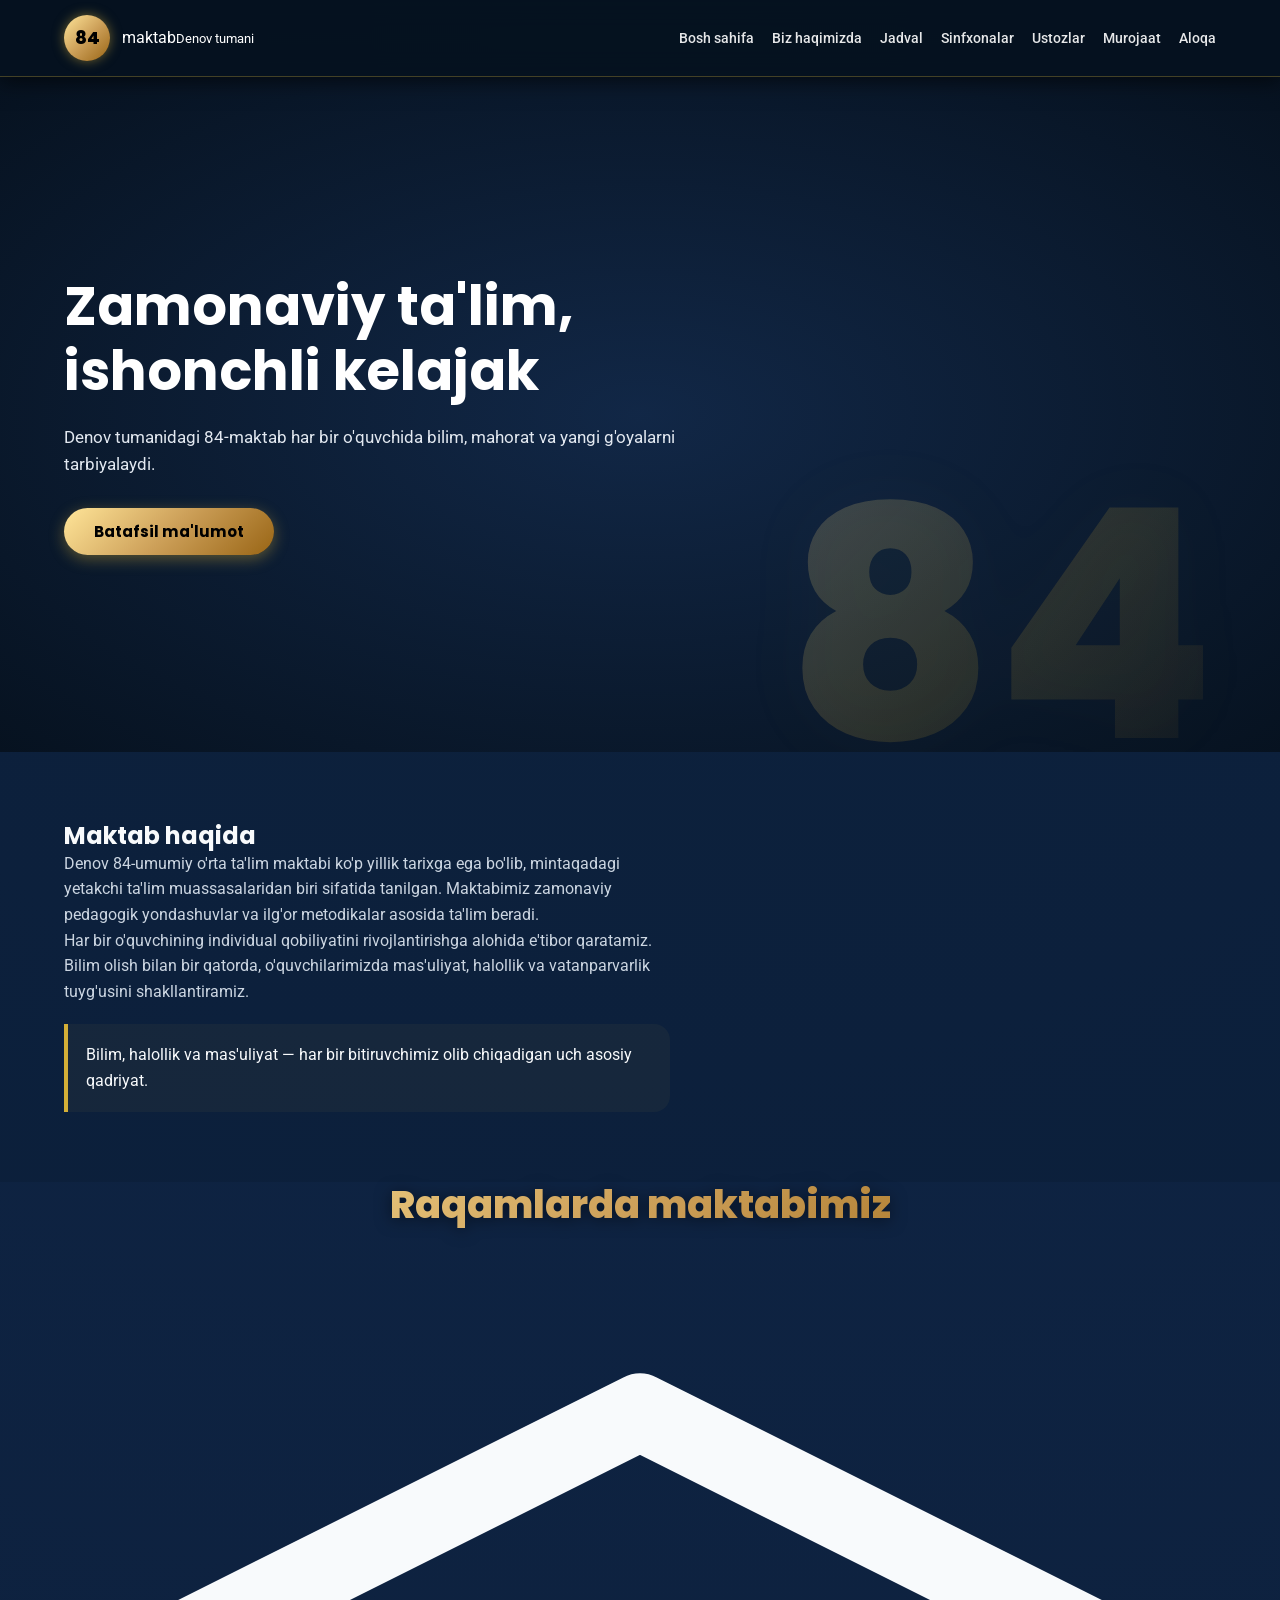
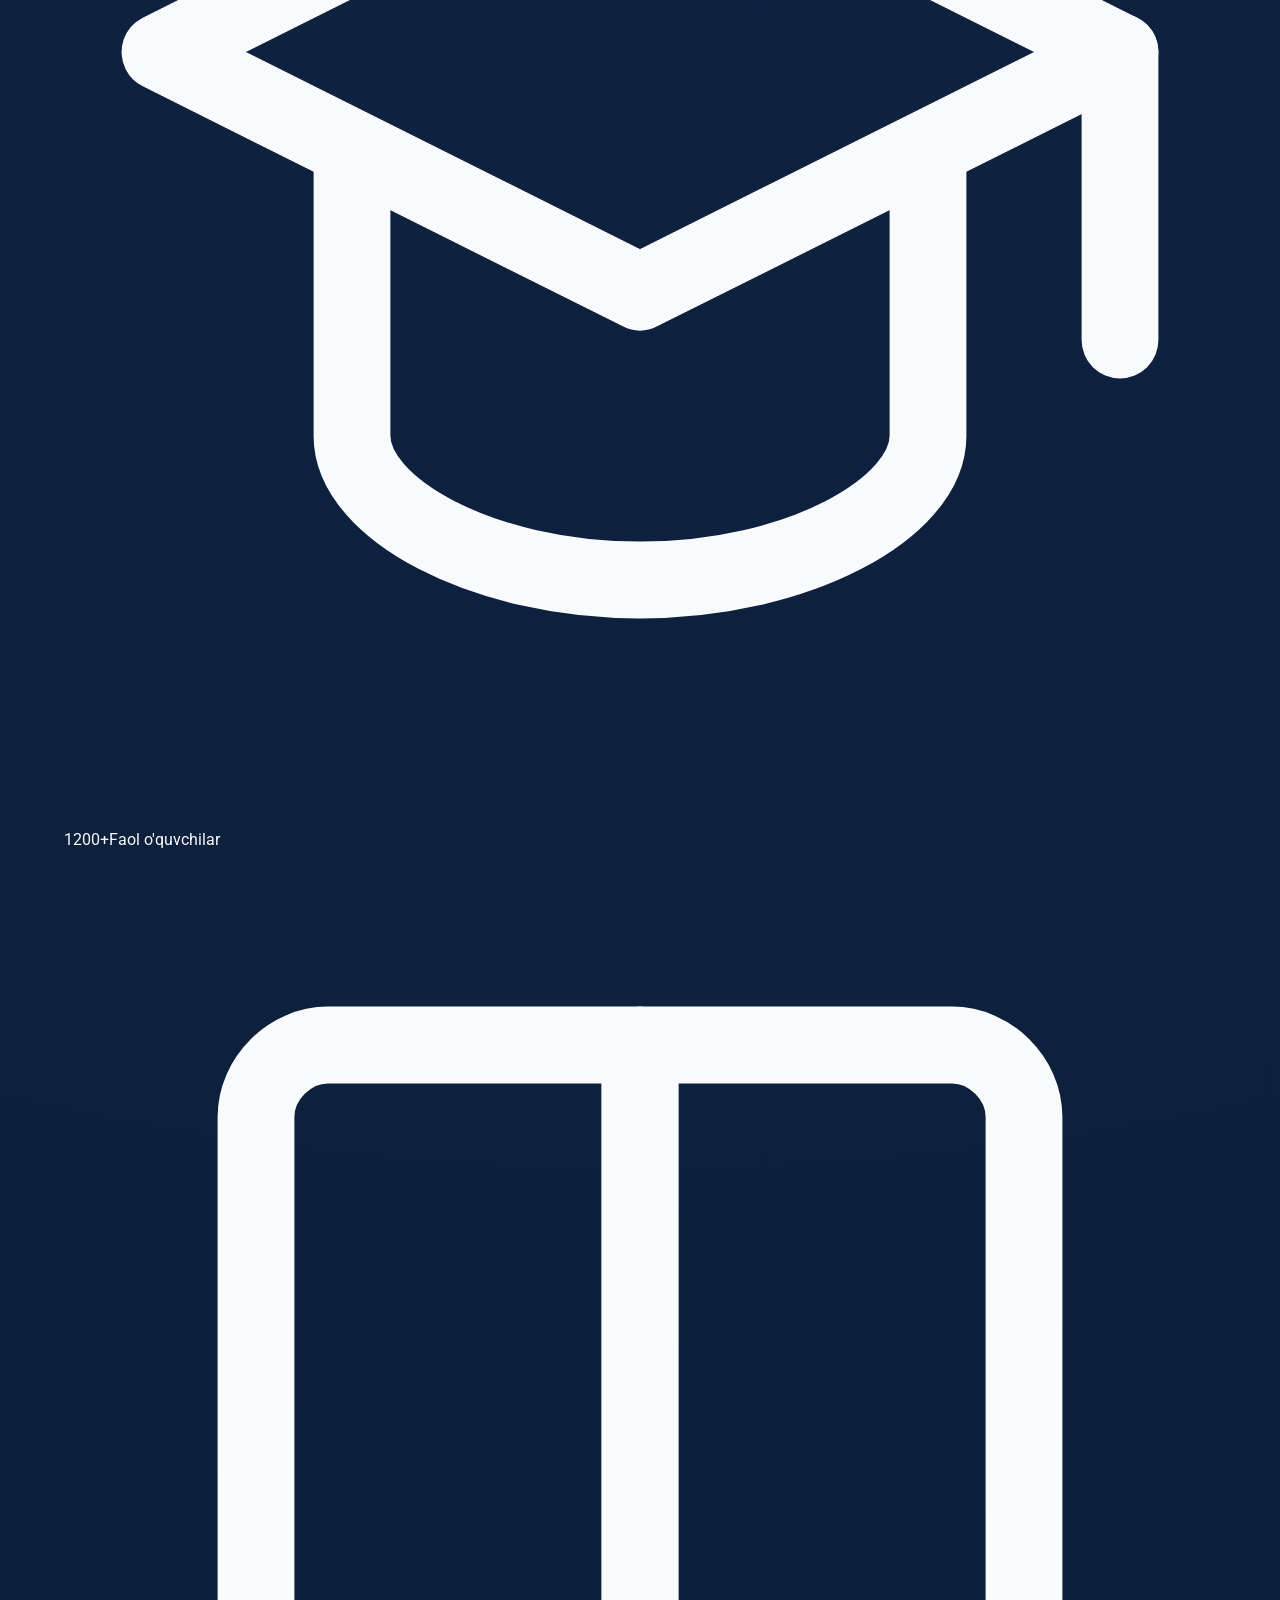
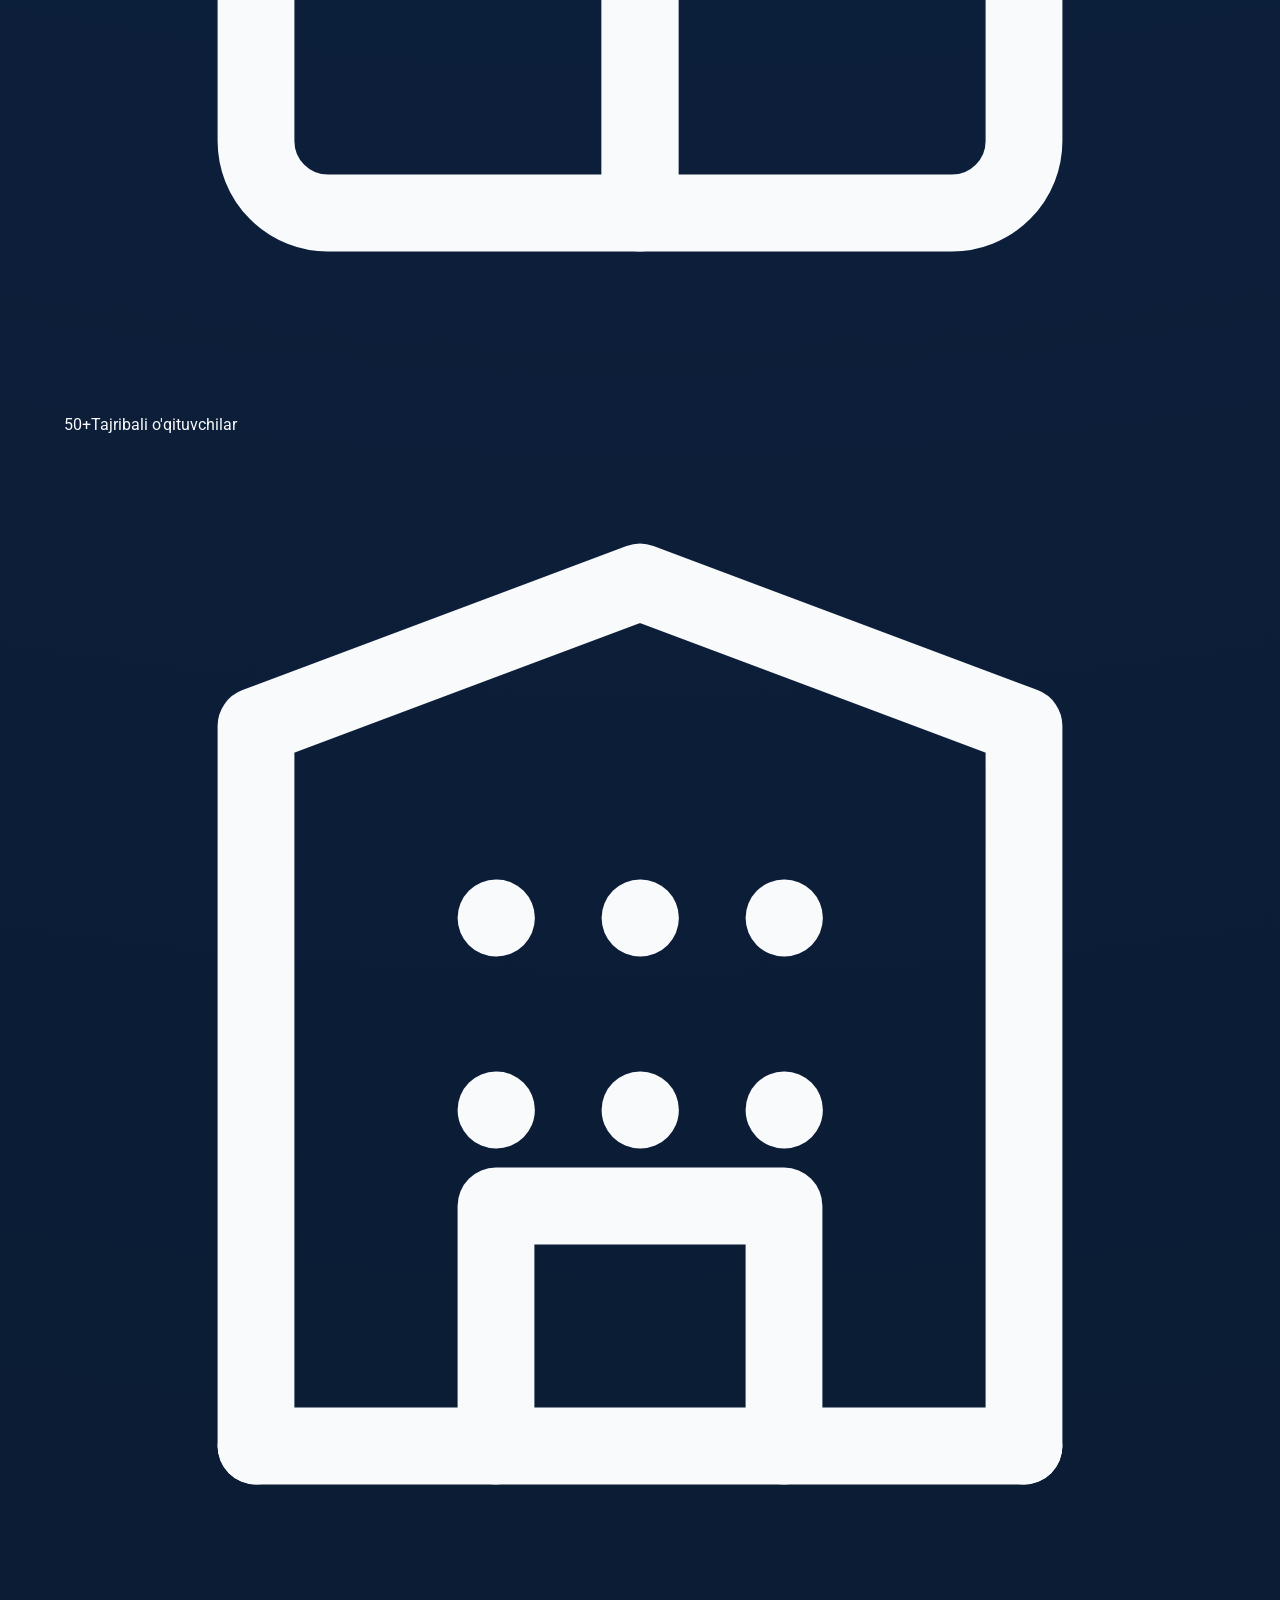
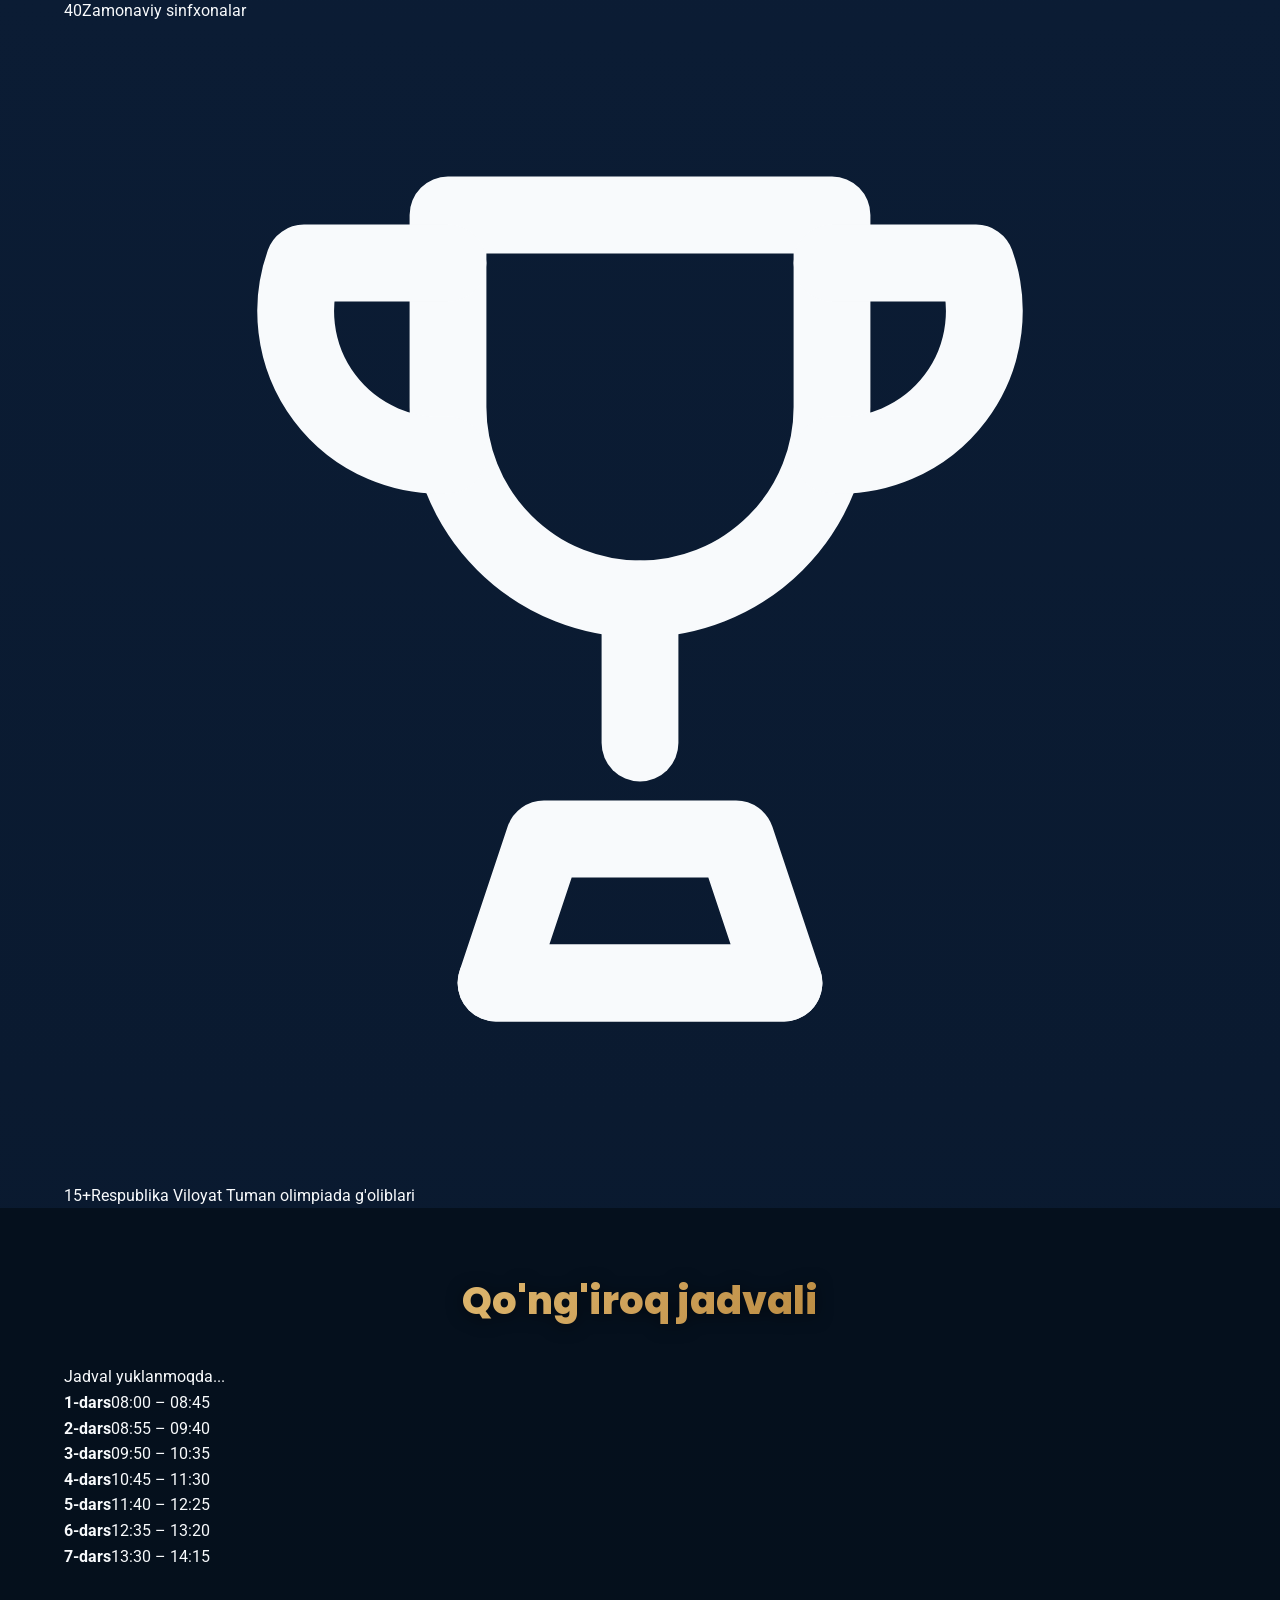
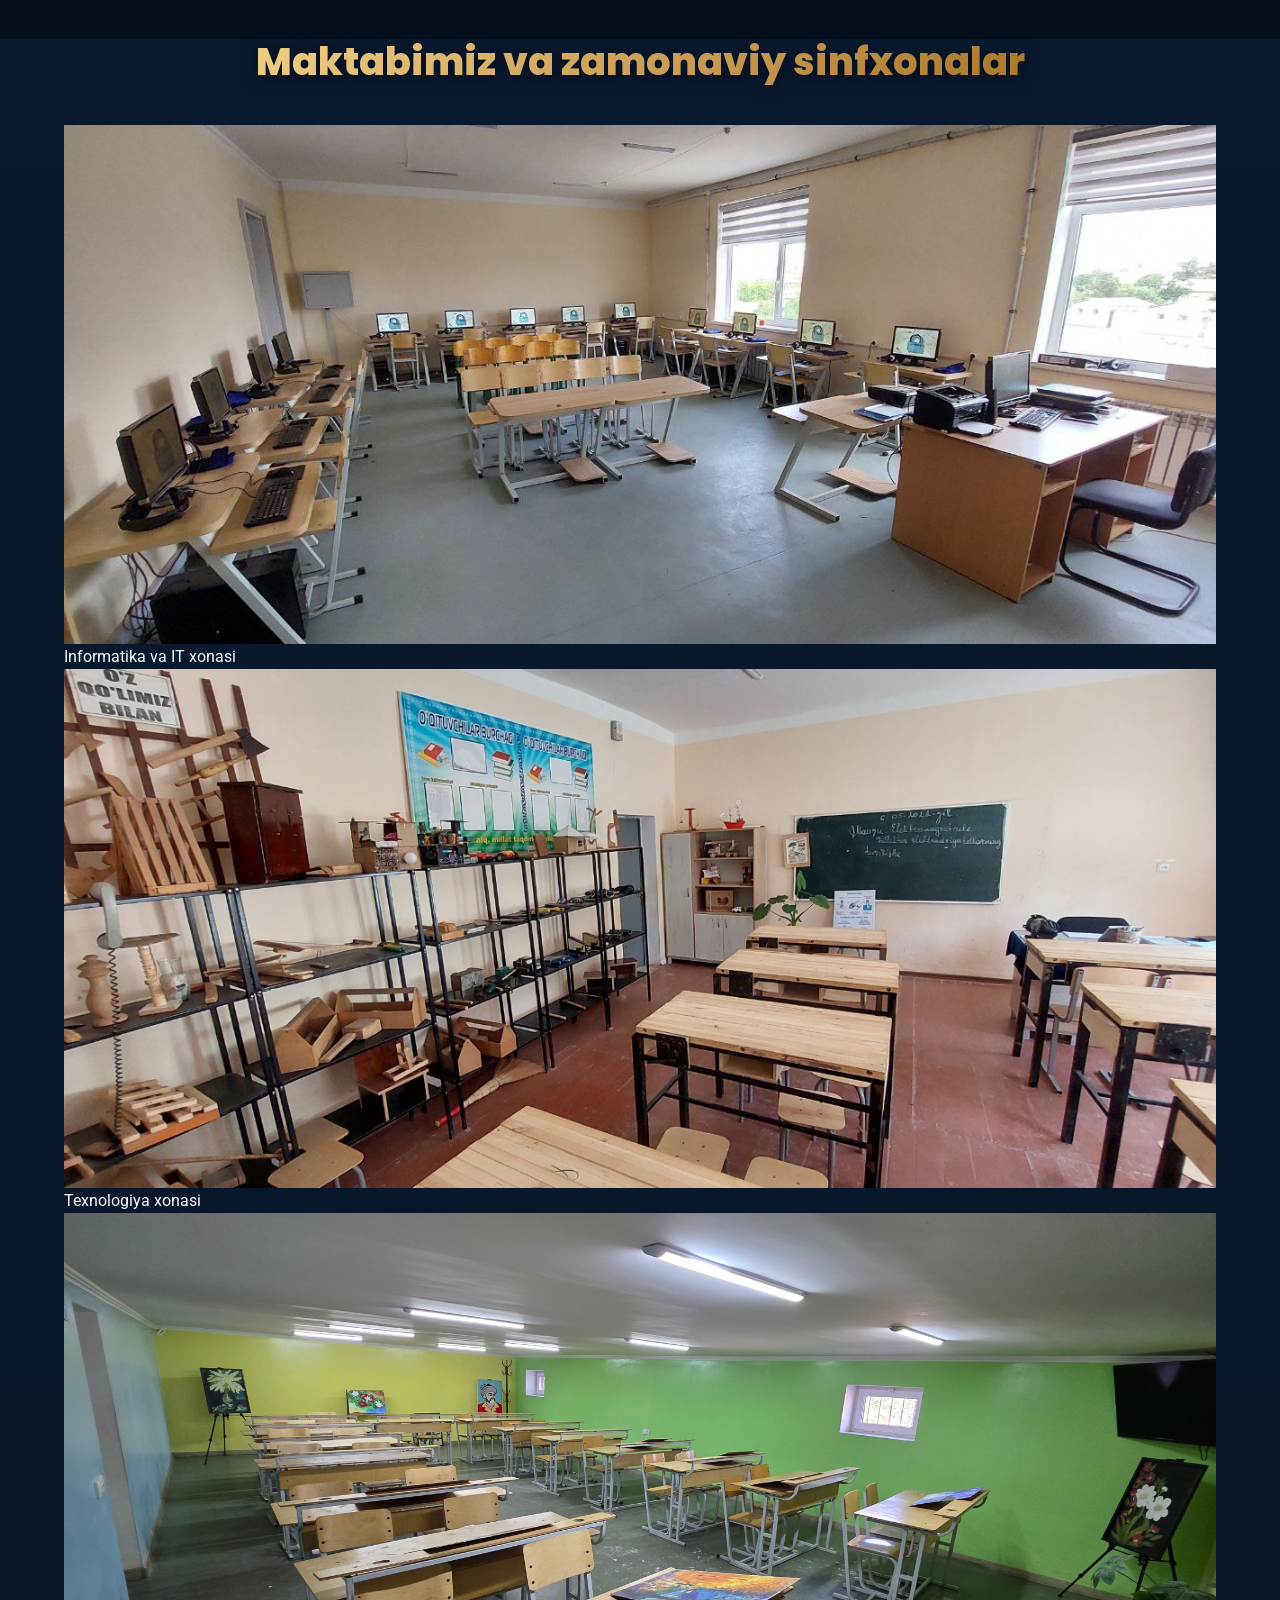
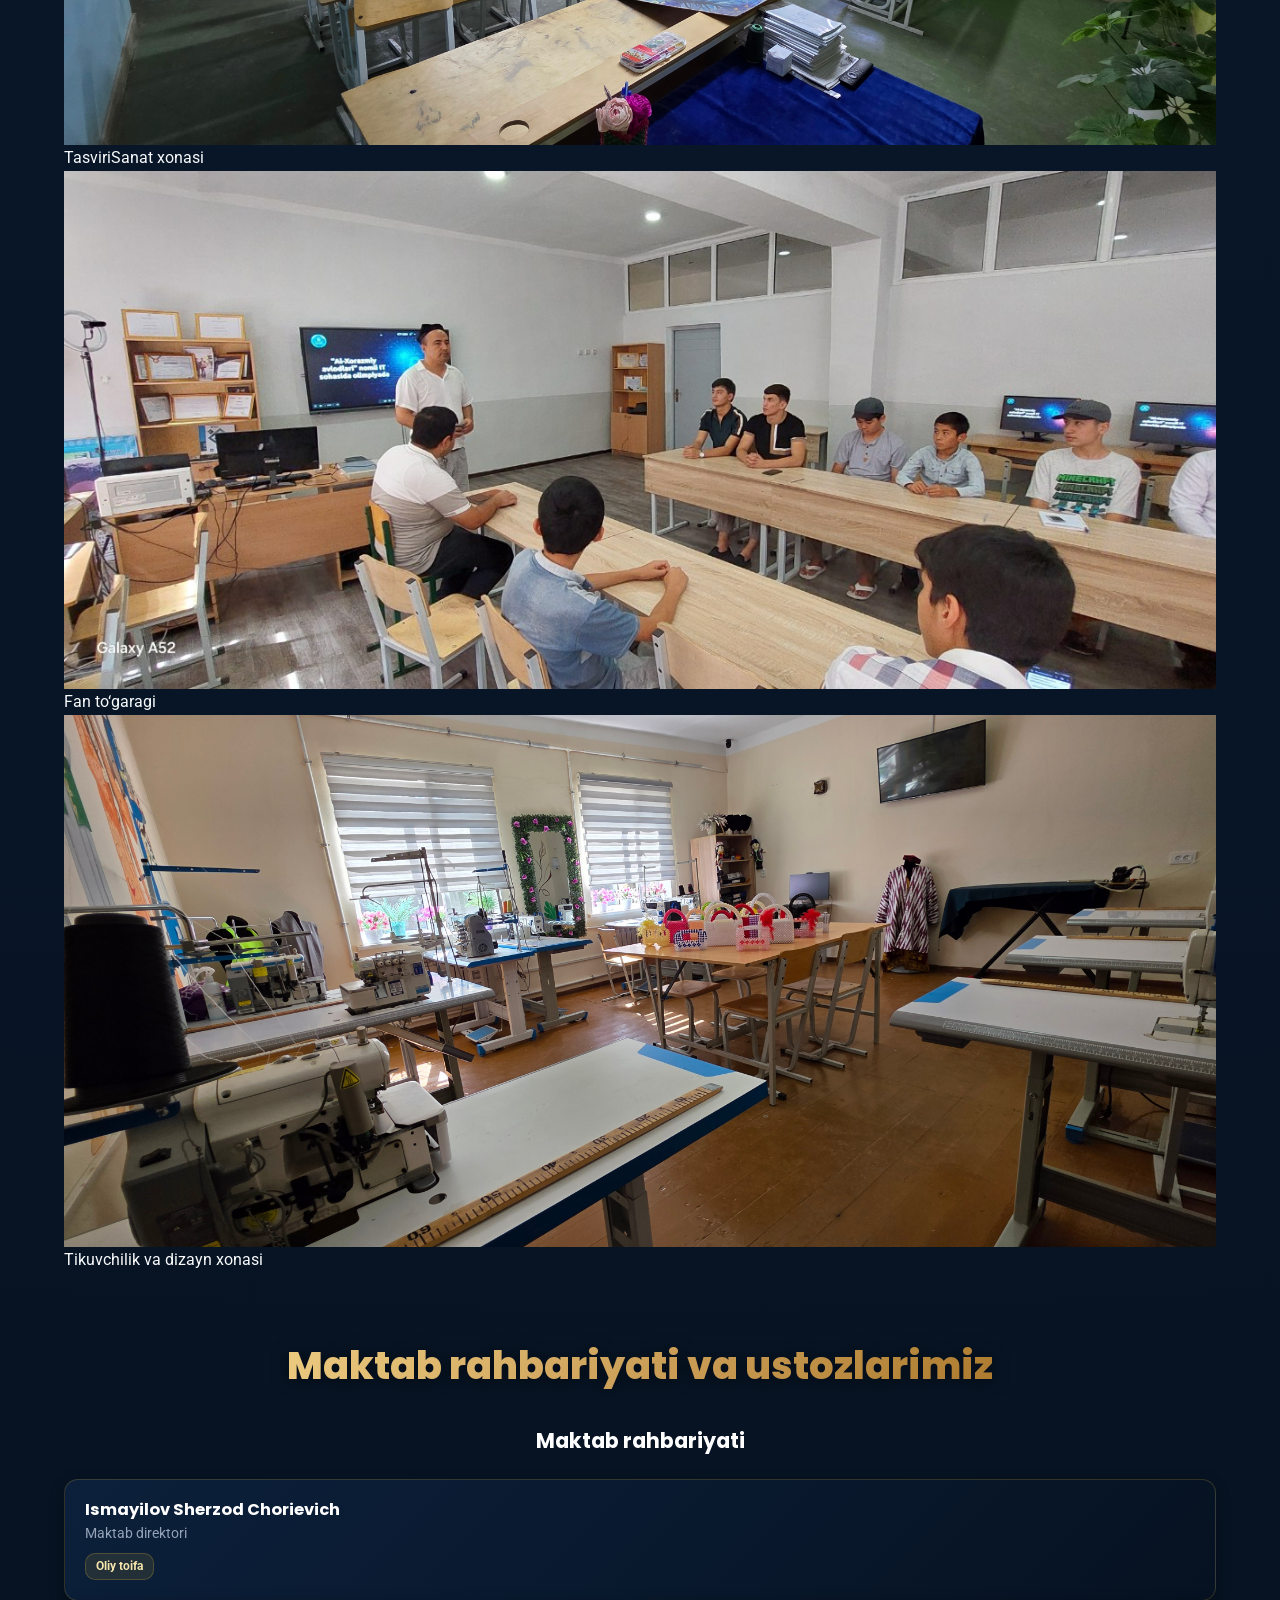
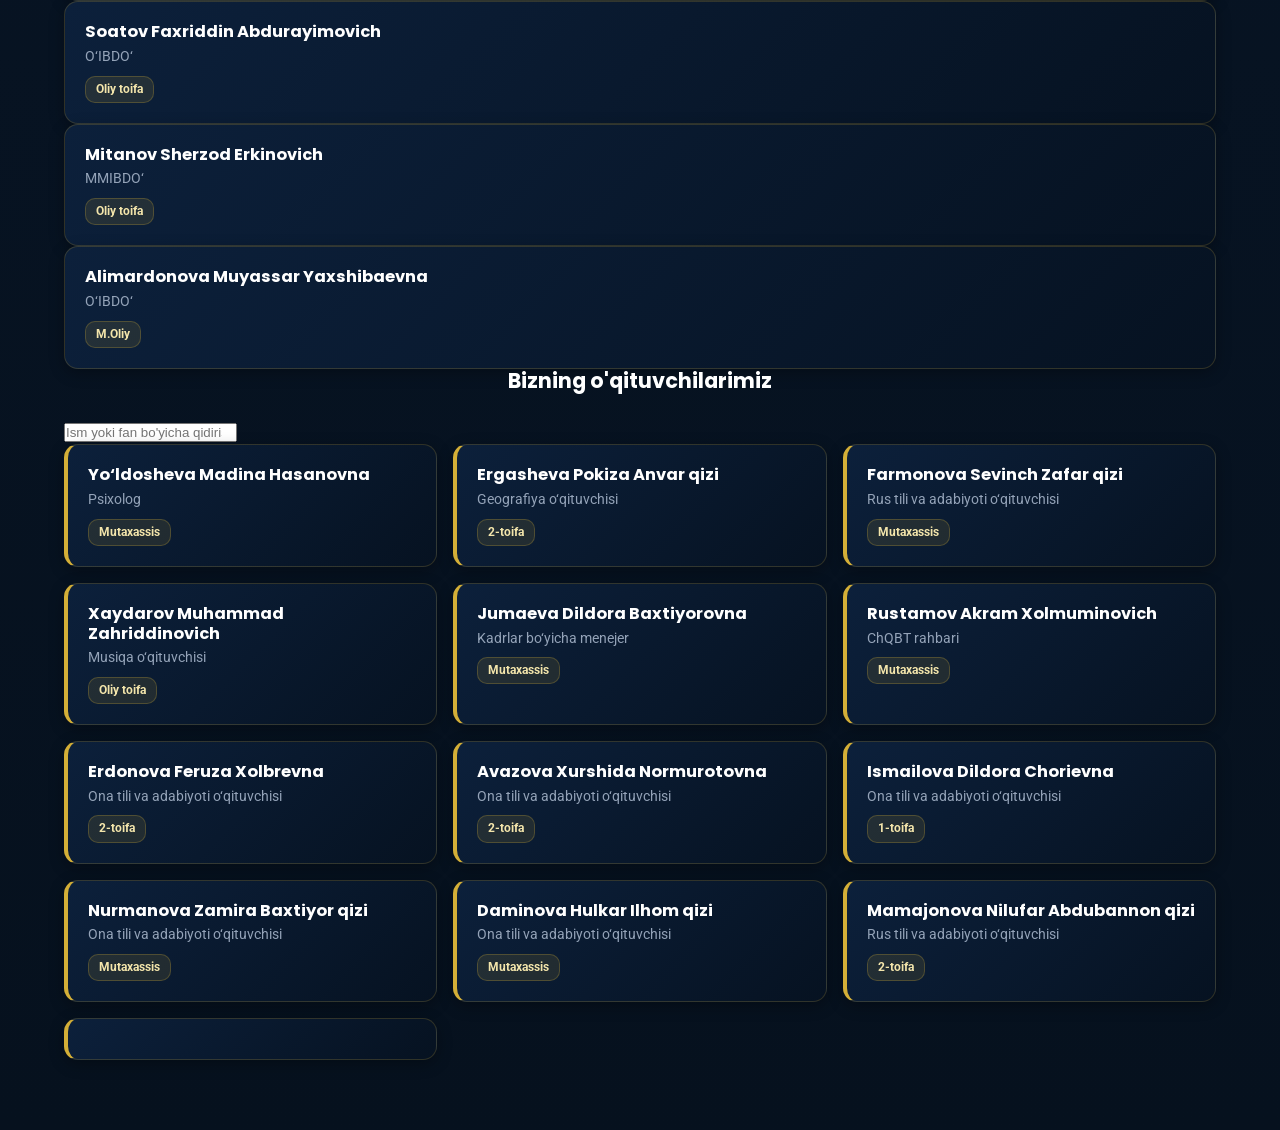
<file: index (10).html>
<!DOCTYPE html>
<html lang="uz">
<head>
  <meta charset="UTF-8">
  <meta name="viewport" content="width=device-width, initial-scale=1.0">
  <title>Denov 84-umumiy o'rta ta'lim maktabi</title>
  <meta name="description" content="Denov 84-umumiy o'rta ta'lim maktabi — zamonaviy ta'lim, tajribali ustozlar va ishonchli kelajak.">
  <meta name="theme-color" content="#0b1f3a">
  <link rel="manifest" href="manifest.json">
  <link rel="preconnect" href="https://fonts.googleapis.com">
  <link rel="preconnect" href="https://fonts.gstatic.com" crossorigin>
  <link href="https://fonts.googleapis.com/css2?family=Poppins:wght@500;600;700;800&family=Roboto:wght@400;500;700&display=swap" rel="stylesheet">
  <link rel="stylesheet" href="style.css">
  <script src="script.js" defer></script>
</head>
<body>

  <header class="site-header">
    <div class="container header-inner">
      <a href="#home" class="logo" aria-label="84-maktab — bosh sahifaga o'tish">
        <span class="logo-badge">84</span>
        <span class="logo-text">maktab<small>Denov tumani</small></span>
      </a>
      <input type="checkbox" id="nav-toggle" class="nav-toggle">
      <label for="nav-toggle" class="nav-toggle-label" aria-label="Menyuni ochish / yopish"><span></span></label>
      <nav class="main-nav" aria-label="Asosiy navigatsiya">
        <ul>
          <li><a href="#home">Bosh sahifa</a></li>
          <li><a href="#about">Biz haqimizda</a></li>
          <li><a href="#bells">Jadval</a></li>
          <li><a href="#news">Sinfxonalar</a></li>
          <li><a href="#teachers">Ustozlar</a></li>
          <li><a href="#appeal">Murojaat</a></li>
          <li><a href="#contact">Aloqa</a></li>
        </ul>
      </nav>
    </div>
  </header>

  <main>
    <section class="hero" id="home">
      <div class="hero-pattern" aria-hidden="true"></div>
      <span class="hero-number" aria-hidden="true">84</span>
      <div class="container hero-inner">
        <div class="hero-content">
          <h1>Zamonaviy ta'lim,<br>ishonchli kelajak</h1>
          <p>Denov tumanidagi 84-maktab har bir o'quvchida bilim, mahorat va yangi g'oyalarni tarbiyalaydi.</p>
          <a href="#about" class="btn btn-primary">Batafsil ma'lumot</a>
        </div>
      </div>
    </section>

    <section class="about" id="about">
      <div class="container about-inner">
        <div class="about-text">
          <h2>Maktab haqida</h2>
          <p>Denov 84-umumiy o'rta ta'lim maktabi ko'p yillik tarixga ega bo'lib, mintaqadagi yetakchi ta'lim muassasalaridan biri sifatida tanilgan. Maktabimiz zamonaviy pedagogik yondashuvlar va ilg'or metodikalar asosida ta'lim beradi.</p>
          <p>Har bir o'quvchining individual qobiliyatini rivojlantirishga alohida e'tibor qaratamiz. Bilim olish bilan bir qatorda, o'quvchilarimizda mas'uliyat, halollik va vatanparvarlik tuyg'usini shakllantiramiz.</p>
          <blockquote class="about-quote">Bilim, halollik va mas'uliyat — har bir bitiruvchimiz olib chiqadigan uch asosiy qadriyat.</blockquote>
        </div>
        <div class="about-visual" aria-hidden="true"><div class="arch-shape"></div></div>
      </div>
    </section>

    <section class="stats" id="stats">
      <div class="container">
        <h2 class="section-heading">Raqamlarda maktabimiz</h2>
        <div class="stats-grid">
          <div class="stat-card"><span class="stat-icon"><svg viewBox="0 0 24 24" fill="none" stroke="currentColor" stroke-width="1.6" stroke-linecap="round" stroke-linejoin="round"><path d="M12 3 2 8l10 5 10-5-10-5Z"/><path d="M6 10.5V16c0 1.5 2.7 3 6 3s6-1.5 6-3v-5.5"/><path d="M22 8v6"/></svg></span><span class="stat-number">1200+</span><span class="stat-label">Faol o'quvchilar</span></div>
          <div class="stat-card"><span class="stat-icon"><svg viewBox="0 0 24 24" fill="none" stroke="currentColor" stroke-width="1.6" stroke-linecap="round" stroke-linejoin="round"><path d="M4 5.5C4 4.7 4.7 4 5.5 4H12v16H5.5A1.5 1.5 0 0 1 4 18.5v-13Z"/><path d="M20 5.5c0-.8-.7-1.5-1.5-1.5H12v16h6.5a1.5 1.5 0 0 0 1.5-1.5v-13Z"/></svg></span><span class="stat-number">50+</span><span class="stat-label">Tajribali o'qituvchilar</span></div>
          <div class="stat-card"><span class="stat-icon"><svg viewBox="0 0 24 24" fill="none" stroke="currentColor" stroke-width="1.6" stroke-linecap="round" stroke-linejoin="round"><path d="M4 21V6l8-3 8 3v15"/><path d="M4 21h16"/><path d="M9 21v-5h6v5"/><path d="M9 10h.01M12 10h.01M15 10h.01M9 14h.01M12 14h.01M15 14h.01"/></svg></span><span class="stat-number">40</span><span class="stat-label">Zamonaviy sinfxonalar</span></div>
          <div class="stat-card"><span class="stat-icon"><svg viewBox="0 0 24 24" fill="none" stroke="currentColor" stroke-width="1.6" stroke-linecap="round" stroke-linejoin="round"><path d="M8 4h8v4a4 4 0 0 1-8 0V4Z"/><path d="M8 5H5a3 3 0 0 0 3 4"/><path d="M16 5h3a3 3 0 0 1-3 4"/><path d="M12 12v3"/><path d="M9 20h6"/><path d="M10 17h4l1 3H9l1-3Z"/></svg></span><span class="stat-number">15+</span><span class="stat-label">Respublika Viloyat Tuman olimpiada g'oliblari</span></div>
        </div>
      </div>
    </section>

    <section class="bells" id="bells">
      <div class="container">
        <h2 class="section-heading">Qo'ng'iroq jadvali</h2>
        <div class="bell-now" id="bellNow" aria-live="polite">Jadval yuklanmoqda...</div>
        <ol class="bell-list" id="bellList">
          <li data-s="08:00" data-e="08:45"><b>1-dars</b><span>08:00 – 08:45</span></li>
          <li data-s="08:55" data-e="09:40"><b>2-dars</b><span>08:55 – 09:40</span></li>
          <li data-s="09:50" data-e="10:35"><b>3-dars</b><span>09:50 – 10:35</span></li>
          <li data-s="10:45" data-e="11:30"><b>4-dars</b><span>10:45 – 11:30</span></li>
          <li data-s="11:40" data-e="12:25"><b>5-dars</b><span>11:40 – 12:25</span></li>
          <li data-s="12:35" data-e="13:20"><b>6-dars</b><span>12:35 – 13:20</span></li>
          <li data-s="13:30" data-e="14:15"><b>7-dars</b><span>13:30 – 14:15</span></li>
        </ol>
      </div>
    </section>

    <section class="gallery" id="news">
      <div class="container">
        <h2 class="section-heading">Maktabimiz va zamonaviy sinfxonalar</h2>
        <div class="gallery-grid">
          <div class="gallery-item">
            <img src="images/informatika.jpg" alt="Informatika va IT xonasi" tabindex="0" loading="lazy" onerror="this.remove()">
            <div class="gallery-overlay"><span>Informatika va IT xonasi</span></div>
          </div>
          <div class="gallery-item">
            <img src="images/texno.jpg" alt="Texnologiya xonasi" tabindex="0" loading="lazy" onerror="this.remove()">
            <div class="gallery-overlay"><span>Texnologiya xonasi</span></div>
          </div>
          <div class="gallery-item">
            <img src="images/tasfiri.jpg" alt="TasviriSanat xonasi" tabindex="0" loading="lazy" onerror="this.remove()">
            <div class="gallery-overlay"><span>TasviriSanat xonasi</span></div>
          </div>
          <div class="gallery-item">
            <img src="images/fan.jpg" alt="Fan to‘garagi" tabindex="0" loading="lazy" onerror="this.remove()">
            <div class="gallery-overlay"><span>Fan to‘garagi</span></div>
          </div>
          <div class="gallery-item">
            <img src="images/salomm.jpg" alt="Tikuvchilik va dizayn xonasi" tabindex="0" loading="lazy" onerror="this.remove()">
            <div class="gallery-overlay"><span>Tikuvchilik va dizayn xonasi</span></div>
          </div>
        </div>
      </div>
    </section>

    <section class="teachers" id="teachers">
      <div class="container">
        <h2 class="section-heading">Maktab rahbariyati va ustozlarimiz</h2>

        <div class="leadership-section">
          <h3 class="sub-section-title text-center">Maktab rahbariyati</h3>
          <div class="leadership-grid-centered">
            <div class="teacher-card leadership-card director-card">
              <div class="teacher-info"><h3>Ismayilov Sherzod Chorievich</h3><p class="teacher-role">Maktab direktori</p><span class="teacher-badge">Oliy toifa</span></div>
            </div>
            <div class="deputies-group">
              <div class="teacher-card leadership-card">
                <div class="teacher-info"><h3>Soatov Faxriddin Abdurayimovich</h3><p class="teacher-role">O‘IBDO‘</p><span class="teacher-badge">Oliy toifa</span></div>
              </div>
              <div class="teacher-card leadership-card">
                <div class="teacher-info"><h3>Mitanov Sherzod Erkinovich</h3><p class="teacher-role">MMIBDO‘</p><span class="teacher-badge">Oliy toifa</span></div>
              </div>
              <div class="teacher-card leadership-card">
                <div class="teacher-info"><h3>Alimardonova Muyassar Yaxshibaevna</h3><p class="teacher-role">O‘IBDO‘</p><span class="teacher-badge">M.Oliy</span></div>
              </div>
            </div>
          </div>
        </div>

        <div class="teachers-column">
          <h3 class="sub-section-title">Bizning o'qituvchilarimiz</h3>
          <div class="t-tools">
            <input type="search" id="tSearch" placeholder="Ism yoki fan bo'yicha qidirish" aria-label="O'qituvchini qidirish" autocomplete="off">
            <div class="t-chips" role="group" aria-label="Fan bo'yicha saralash"></div>
            <p class="t-count" aria-live="polite"></p>
          </div>
          <div class="featured-teachers-list">
              <div class="teacher-card mini-card"><div class="teacher-info"><h3>Yo‘ldosheva Madina Hasanovna</h3><p class="teacher-role">Psixolog</p><span class="teacher-badge">Mutaxassis</span></div></div>
              <div class="teacher-card mini-card"><div class="teacher-info"><h3>Ergasheva Pokiza Anvar qizi</h3><p class="teacher-role">Geografiya o‘qituvchisi</p><span class="teacher-badge">2-toifa</span></div></div>
              <div class="teacher-card mini-card"><div class="teacher-info"><h3>Farmonova Sevinch Zafar qizi</h3><p class="teacher-role">Rus tili va adabiyoti o‘qituvchisi</p><span class="teacher-badge">Mutaxassis</span></div></div>
              <div class="teacher-card mini-card"><div class="teacher-info"><h3>Xaydarov Muhammad Zahriddinovich</h3><p class="teacher-role">Musiqa o‘qituvchisi</p><span class="teacher-badge">Oliy toifa</span></div></div>
              <div class="teacher-card mini-card"><div class="teacher-info"><h3>Jumaeva Dildora Baxtiyorovna</h3><p class="teacher-role">Kadrlar bo‘yicha menejer</p><span class="teacher-badge">Mutaxassis</span></div></div>
              <div class="teacher-card mini-card"><div class="teacher-info"><h3>Rustamov Akram Xolmuminovich</h3><p class="teacher-role">ChQBT rahbari</p><span class="teacher-badge">Mutaxassis</span></div></div>
              <div class="teacher-card mini-card"><div class="teacher-info"><h3>Erdonova Feruza Xolbrevna</h3><p class="teacher-role">Ona tili va adabiyoti o‘qituvchisi</p><span class="teacher-badge">2-toifa</span></div></div>
              <div class="teacher-card mini-card"><div class="teacher-info"><h3>Avazova Xurshida Normurotovna</h3><p class="teacher-role">Ona tili va adabiyoti o‘qituvchisi</p><span class="teacher-badge">2-toifa</span></div></div>
              <div class="teacher-card mini-card"><div class="teacher-info"><h3>Ismailova Dildora Chorievna</h3><p class="teacher-role">Ona tili va adabiyoti o‘qituvchisi</p><span class="teacher-badge">1-toifa</span></div></div>
              <div class="teacher-card mini-card"><div class="teacher-info"><h3>Nurmanova Zamira Baxtiyor qizi</h3><p class="teacher-role">Ona tili va adabiyoti o‘qituvchisi</p><span class="teacher-badge">Mutaxassis</span></div></div>
              <div class="teacher-card mini-card"><div class="teacher-info"><h3>Daminova Hulkar Ilhom qizi</h3><p class="teacher-role">Ona tili va adabiyoti o‘qituvchisi</p><span class="teacher-badge">Mutaxassis</span></div></div>
              <div class="teacher-card mini-card"><div class="teacher-info"><h3>Mamajonova Nilufar Abdubannon qizi</h3><p class="teacher-role">Rus tili va adabiyoti o‘qituvchisi</p><span class="teacher-badge">2-toifa</span></div></div>
              <div class="teacher-card mini-card"><div
</file>
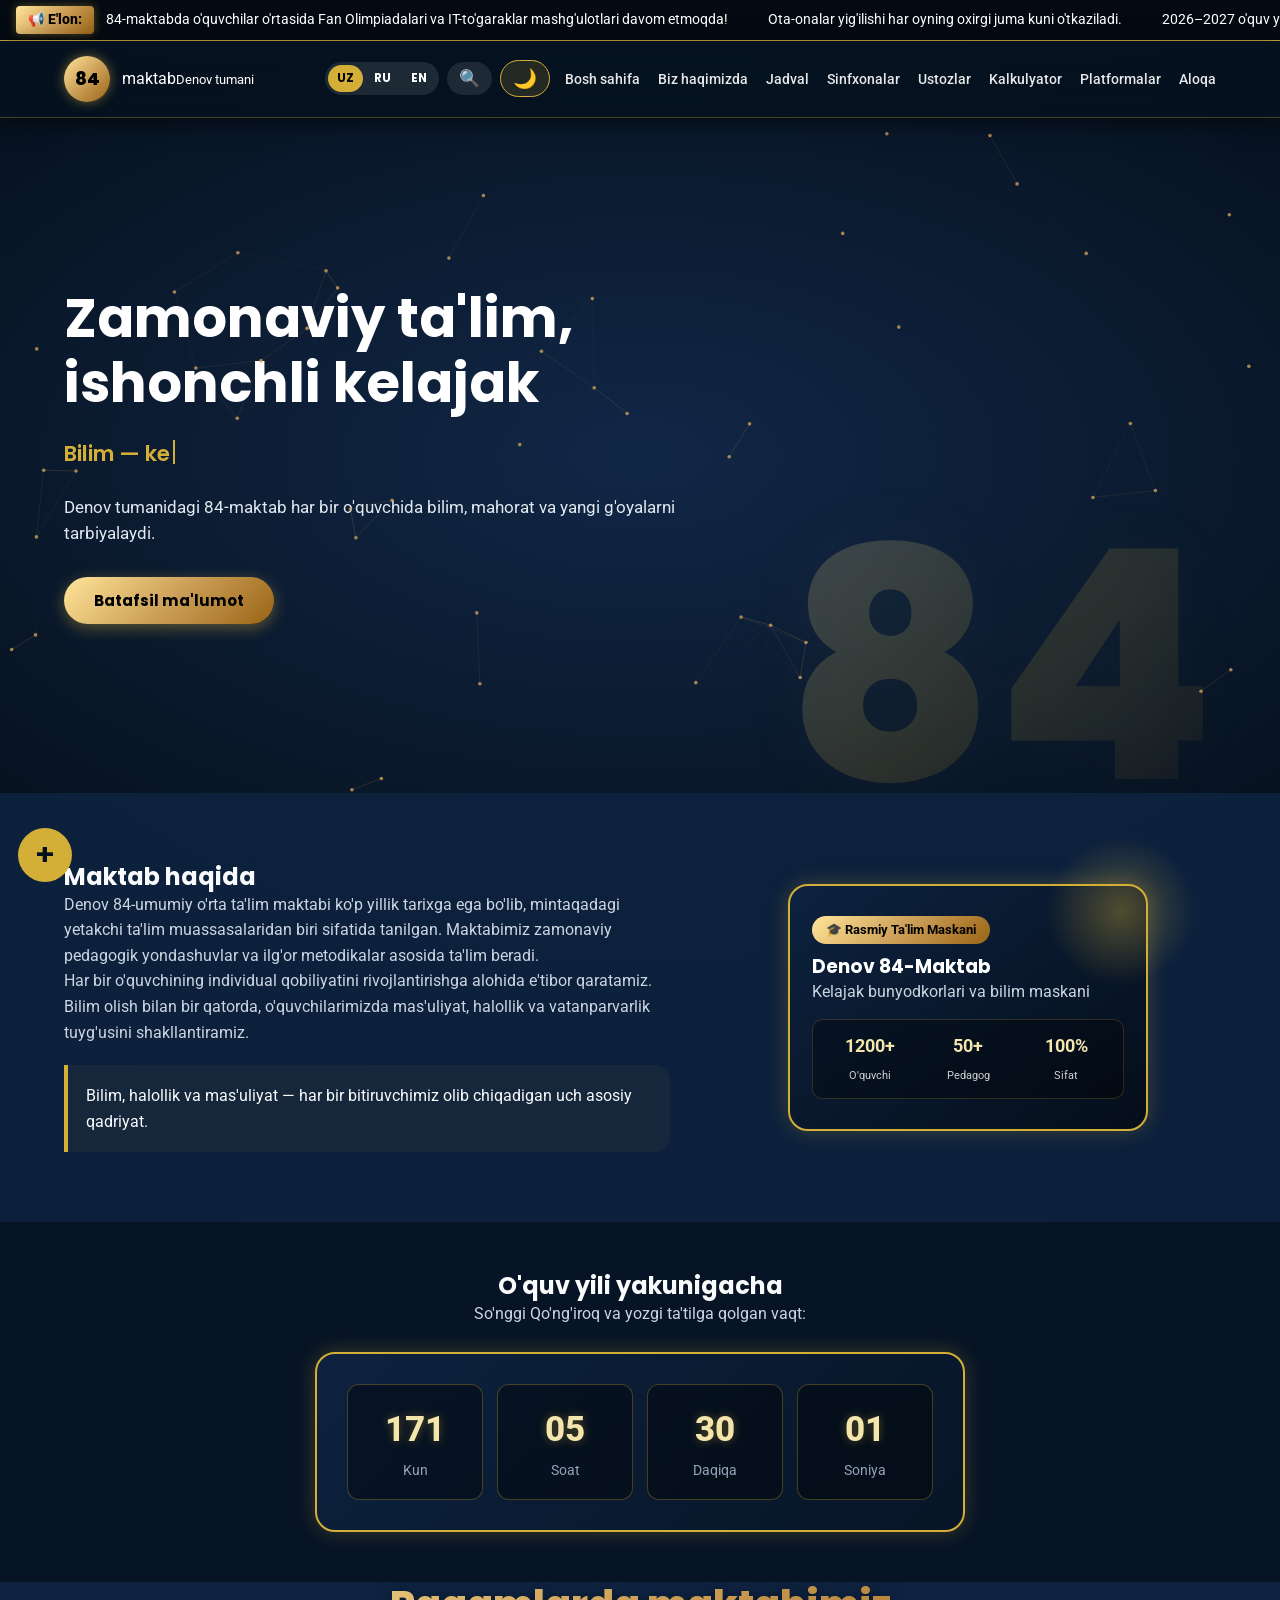
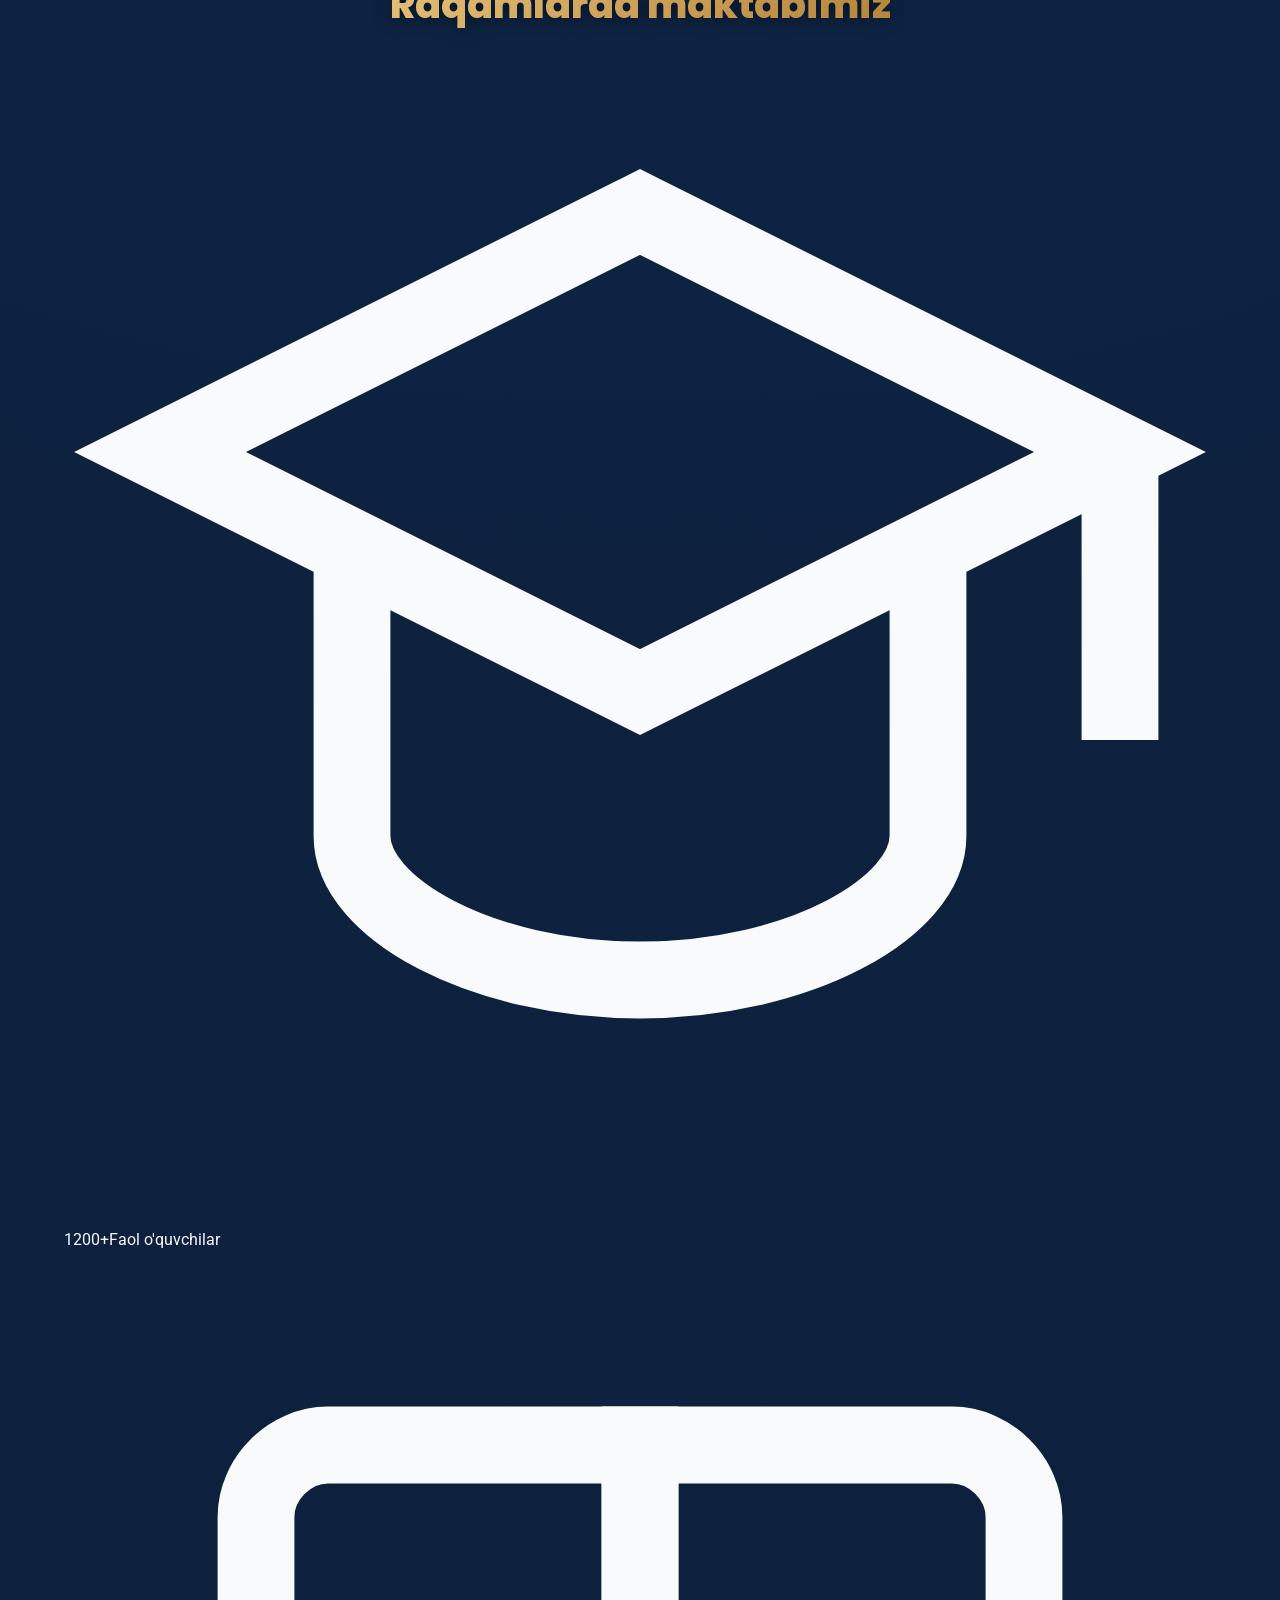
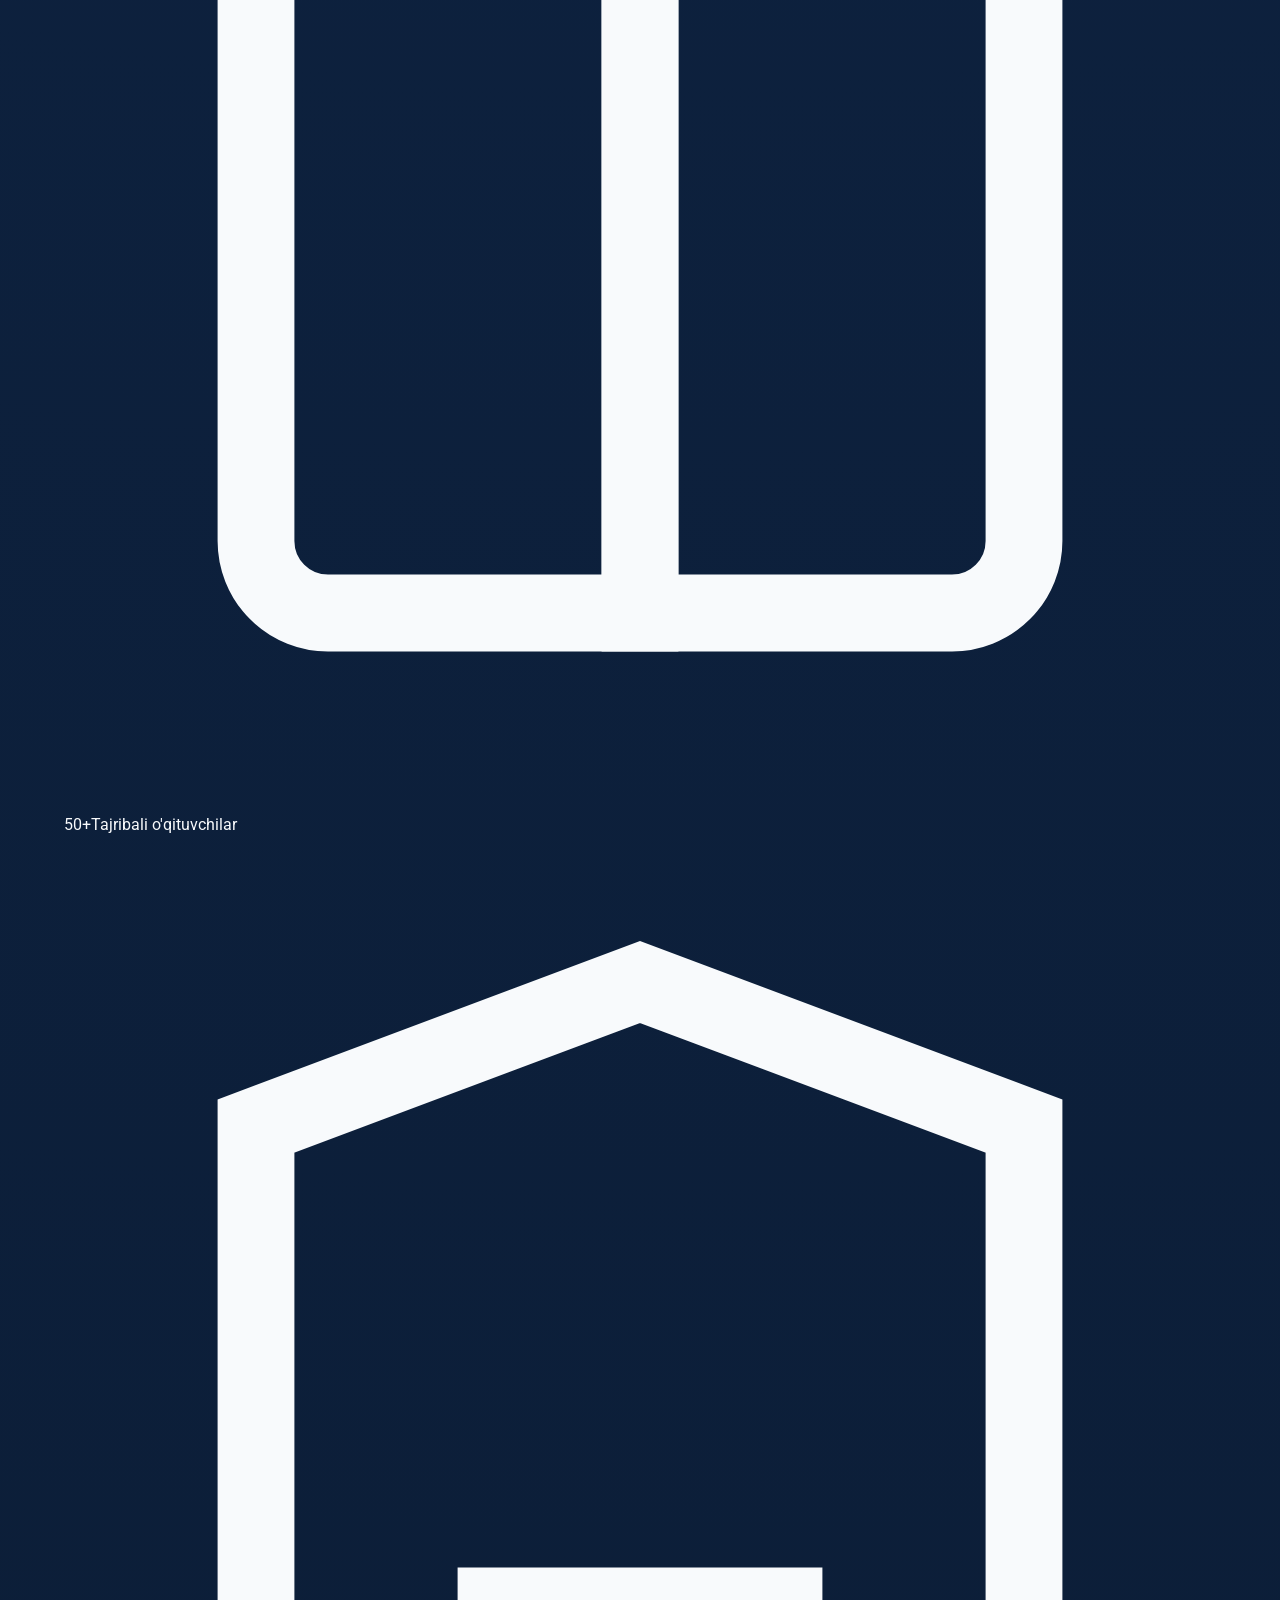
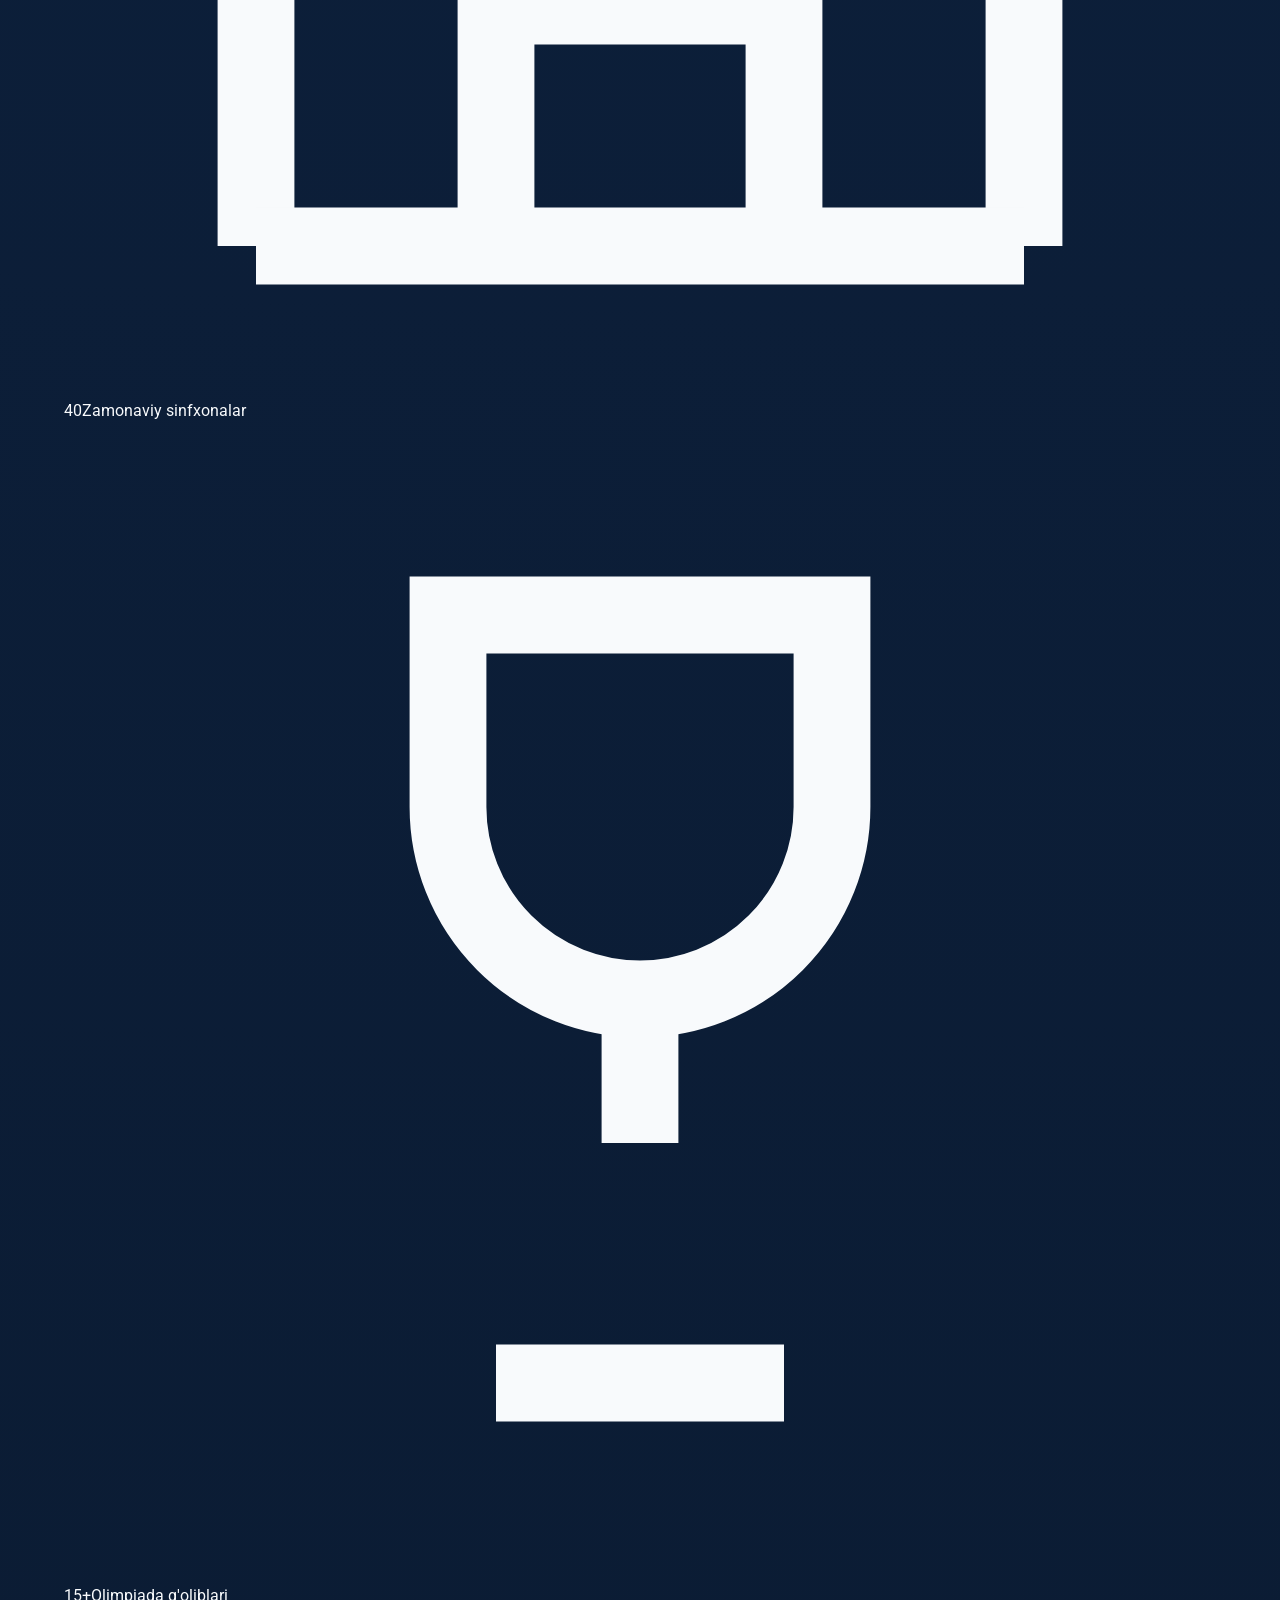
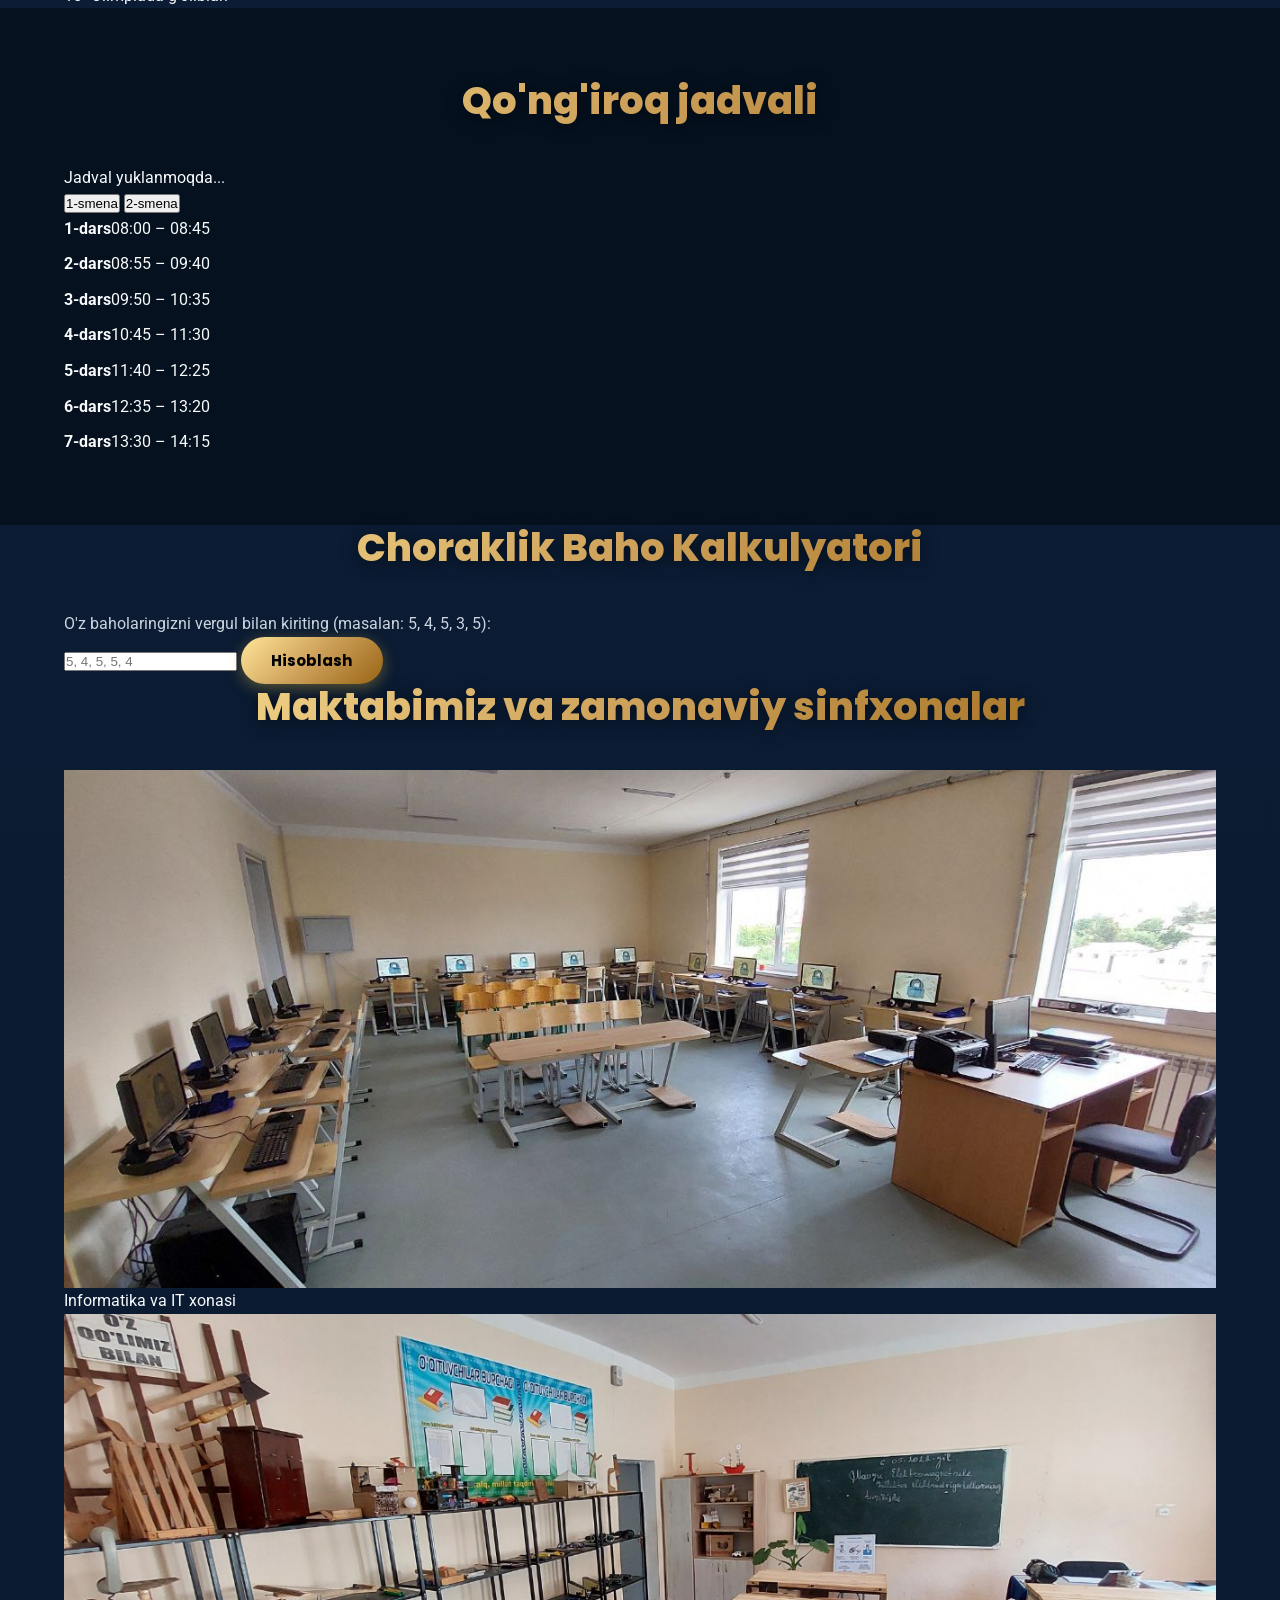
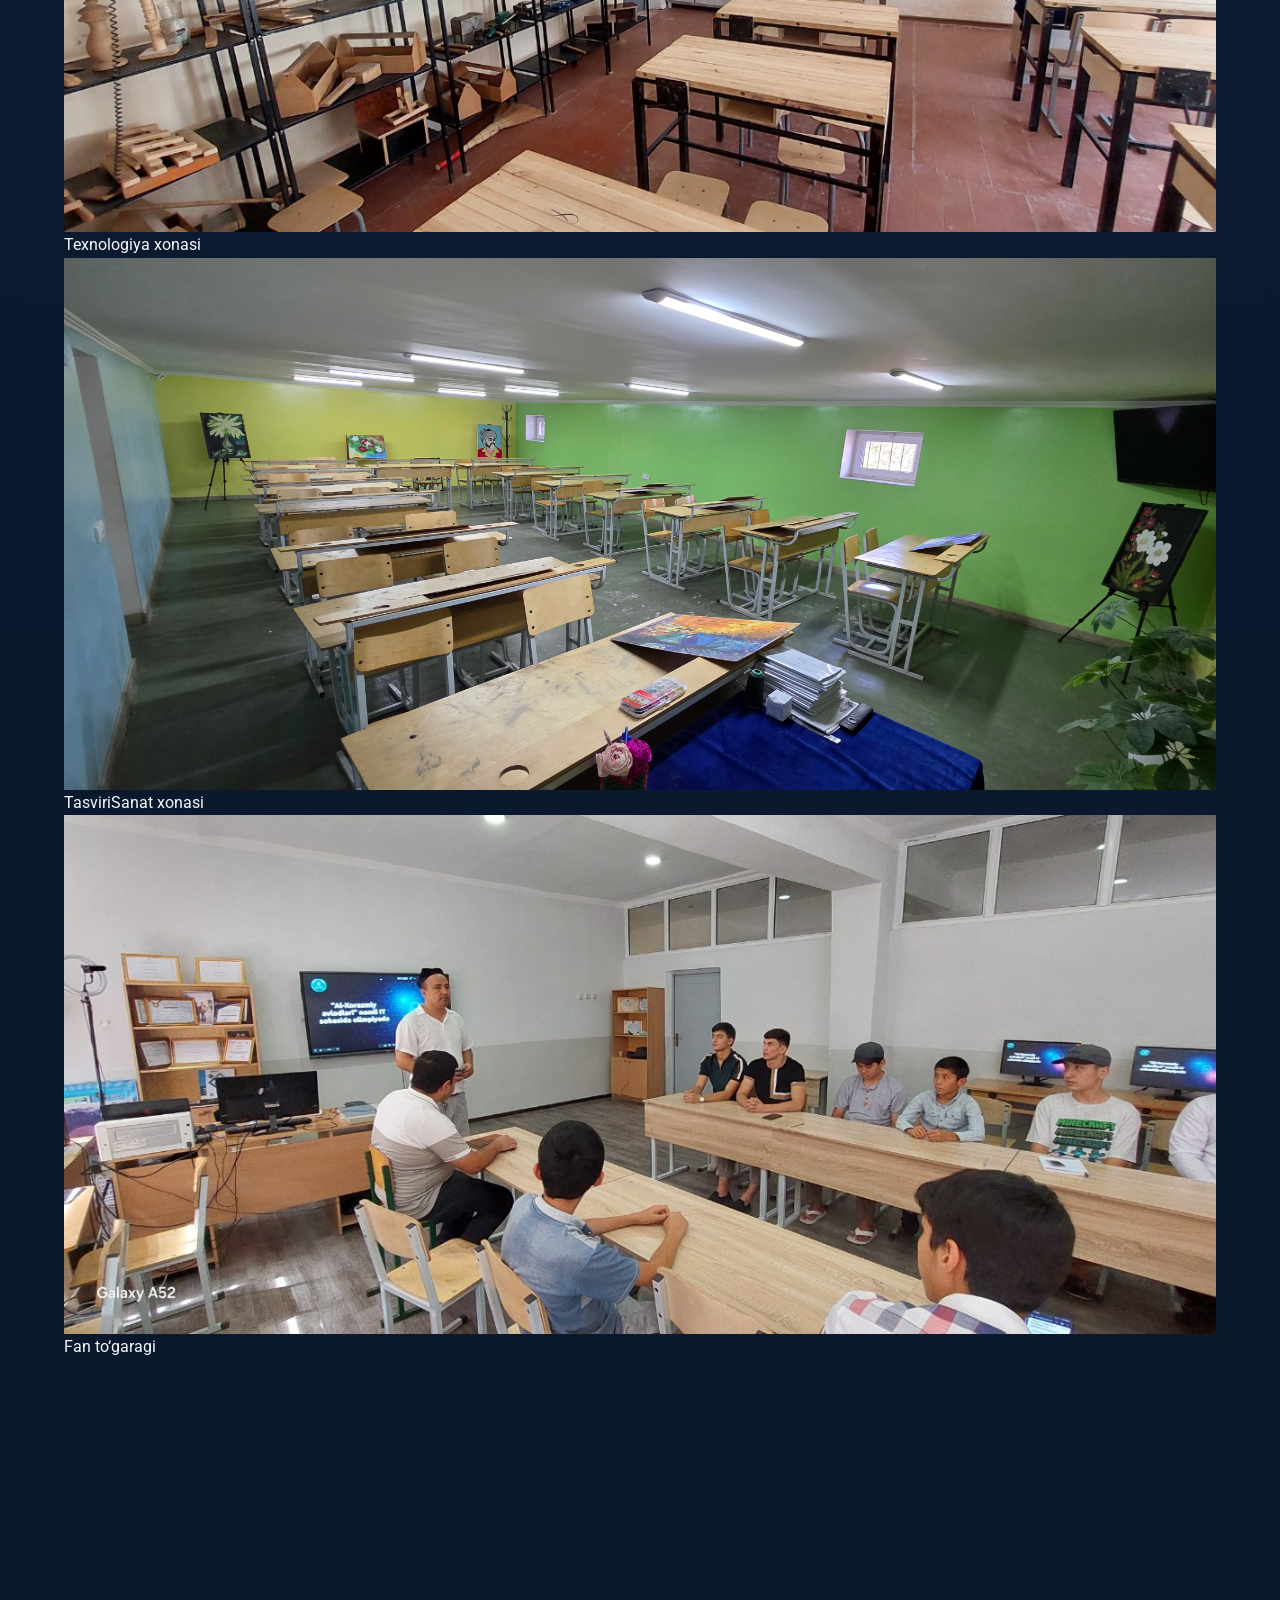
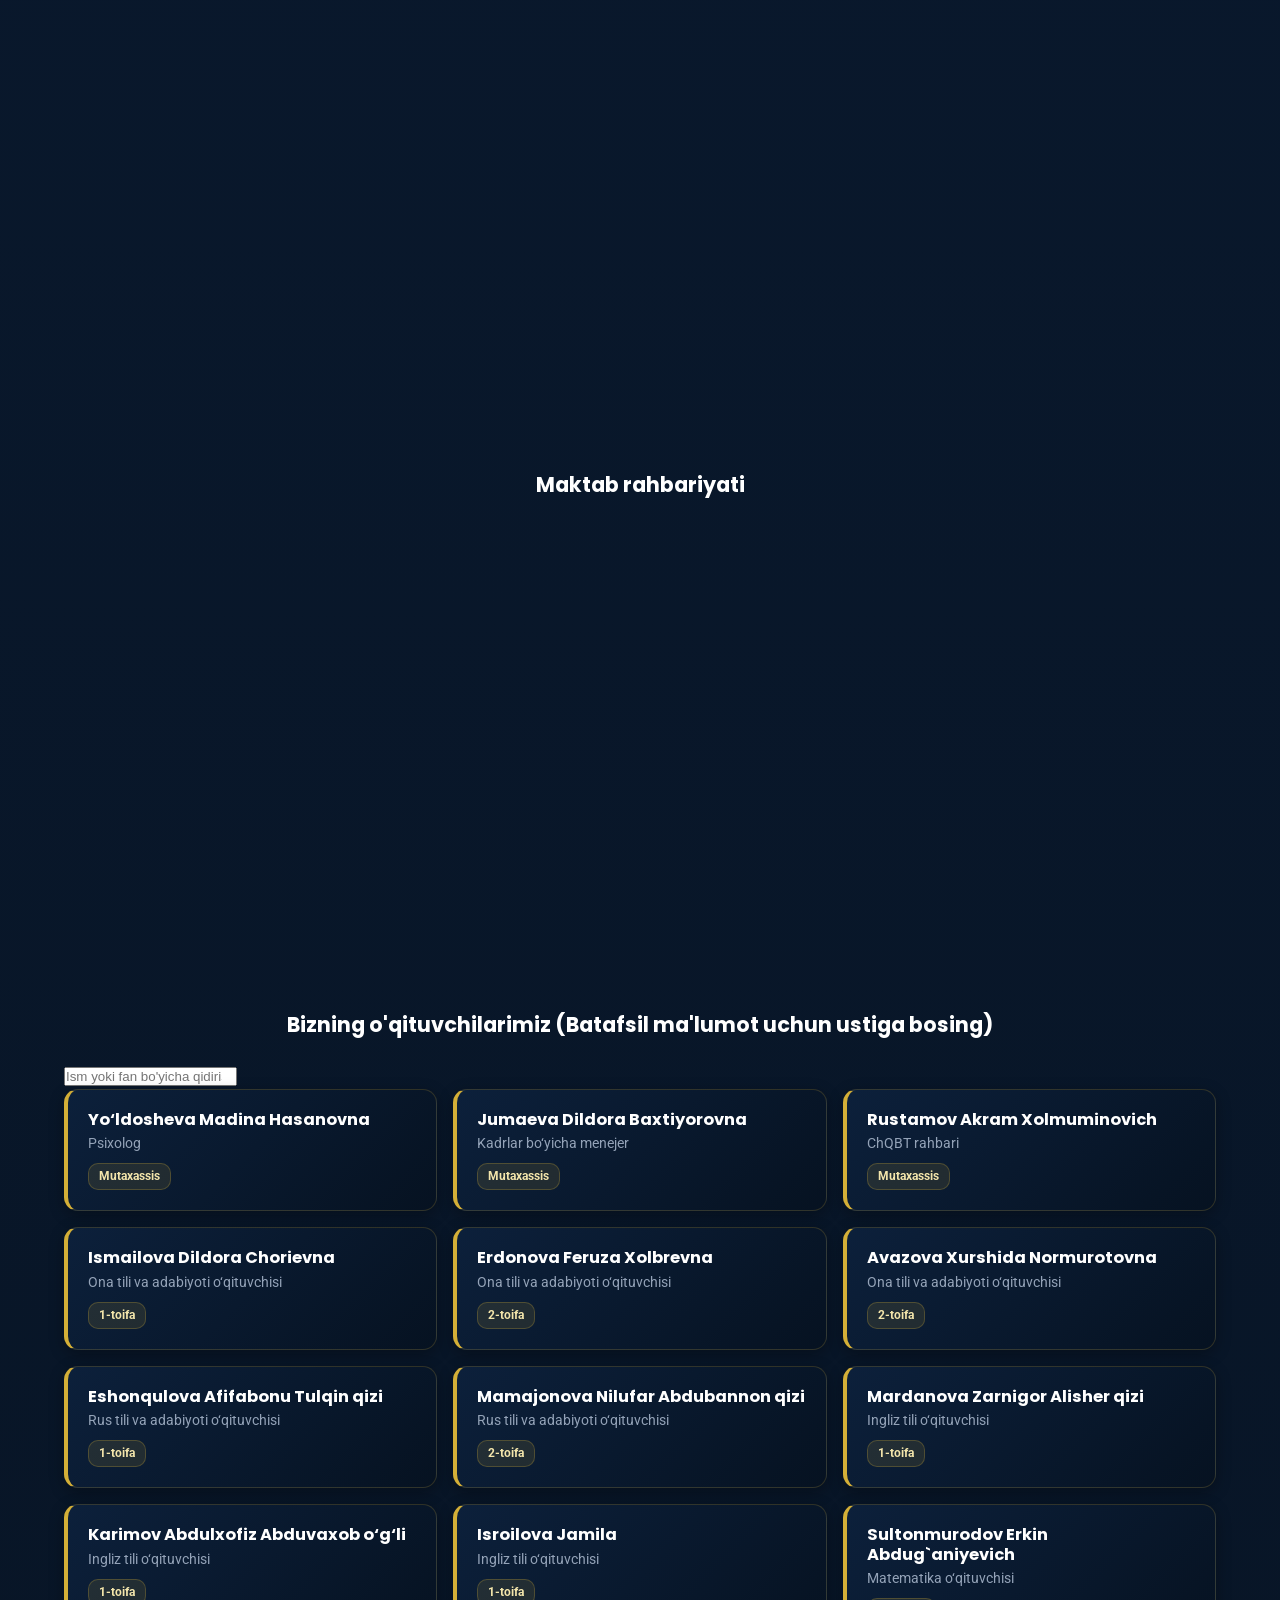
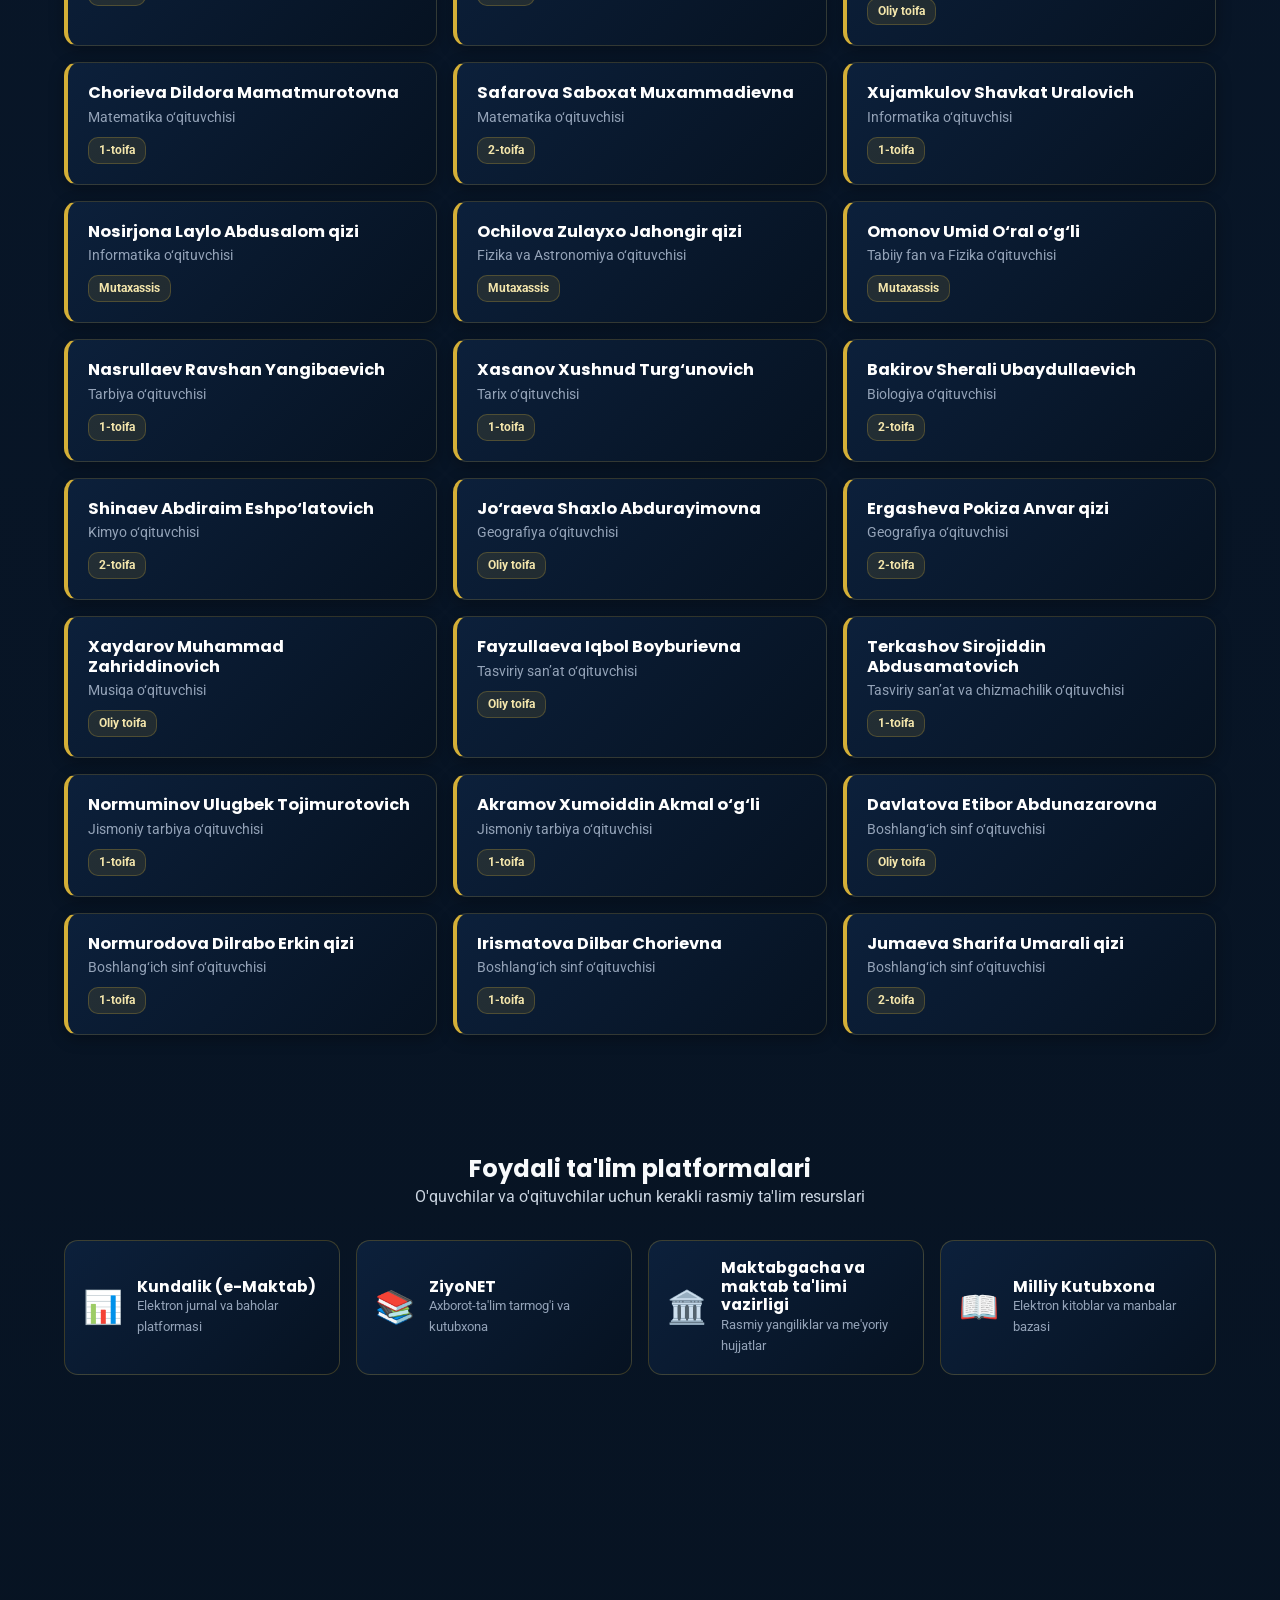
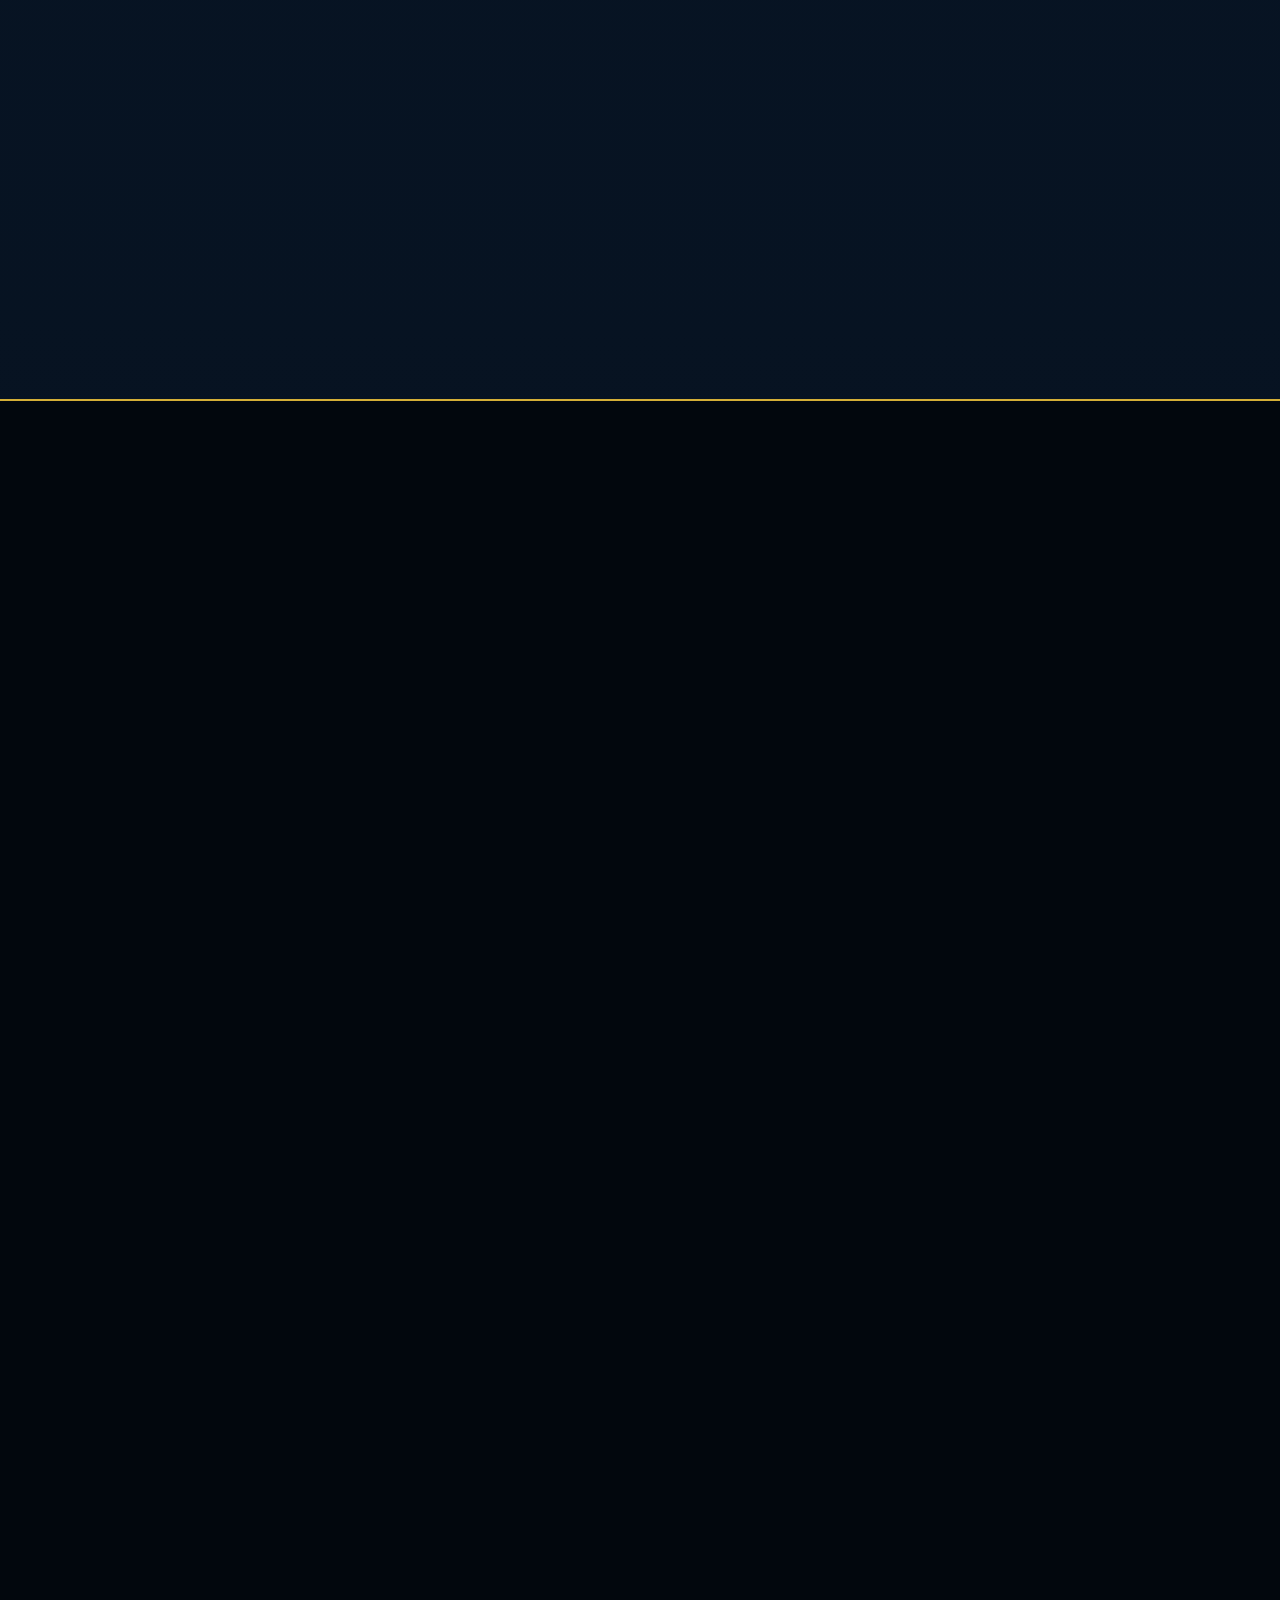
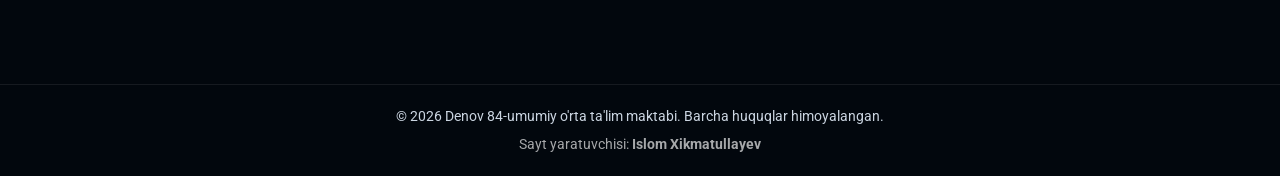
<file: index (11).html>
<!DOCTYPE html>
<html lang="uz">
<head>
  <meta charset="UTF-8">
  <meta name="viewport" content="width=device-width, initial-scale=1.0">
  <title>Denov 84-umumiy o'rta ta'lim maktabi</title>
  <meta name="description" content="Denov 84-umumiy o'rta ta'lim maktabi — zamonaviy ta'lim, tajribali ustozlar va ishonchli kelajak.">
  <meta name="theme-color" content="#0b1f3a">
  <link rel="manifest" href="manifest.json">
  <link rel="preconnect" href="https://fonts.googleapis.com">
  <link rel="preconnect" href="https://fonts.gstatic.com" crossorigin>
  <link href="https://fonts.googleapis.com/css2?family=Poppins:wght@500;600;700;800&family=Roboto:wght@400;500;700&display=swap" rel="stylesheet">
  <link rel="stylesheet" href="style.css">
  <link rel="stylesheet" href="features.css">
  <script src="script.js" defer></script>
  <script src="features.js" defer></script>
</head>
<body>

  <!-- Harakatlanuvchi E'lonlar Satri (Ticker) -->
  <div class="news-ticker">
    <div class="ticker-title">📢 E'lon:</div>
    <div class="ticker-content">
      <span>84-maktabda o'quvchilar o'rtasida Fan Olimpiadalari va IT-to'garaklar mashg'ulotlari davom etmoqda!</span>
      <span>Ota-onalar yig'ilishi har oyning oxirgi juma kuni o'tkaziladi.</span>
      <span>2026–2027 o'quv yili yakuniy imtihonlari va So'nggi Qo'ng'iroq tadbiriga tayyorgarlik ko'rilmoqda.</span>
    </div>
  </div>

  <header class="site-header">
    <div class="container header-inner">
      <a href="#home" class="logo" aria-label="84-maktab — bosh sahifaga o'tish">
        <span class="logo-badge">84</span>
        <span class="logo-text">maktab<small>Denov tumani</small></span>
      </a>

      <!-- Dark/Light Mode Tugmasi -->
      <button type="button" id="themeToggle" class="theme-toggle-btn" aria-label="Mavzuni o'zgartirish">
        <span class="theme-icon">🌙</span>
      </button>

      <input type="checkbox" id="nav-toggle" class="nav-toggle">
      <label for="nav-toggle" class="nav-toggle-label" aria-label="Menyuni ochish / yopish"><span></span></label>
      <nav class="main-nav" aria-label="Asosiy navigatsiya">
        <ul>
          <li><a href="#home">Bosh sahifa</a></li>
          <li><a href="#about">Biz haqimizda</a></li>
          <li><a href="#bells">Jadval</a></li>
          <li><a href="#news">Sinfxonalar</a></li>
          <li><a href="#teachers">Ustozlar</a></li>
          <li><a href="#calculator">Kalkulyator</a></li>
          <li><a href="#murojaat">Platformalar</a></li>
          <li><a href="#contact">Aloqa</a></li>
        </ul>
      </nav>
    </div>
  </header>

  <main>
    <section class="hero" id="home">
      <div class="hero-pattern" aria-hidden="true"></div>
      <span class="hero-number" aria-hidden="true">84</span>
      <div class="container hero-inner">
        <div class="hero-content">
          <h1>Zamonaviy ta'lim,<br>ishonchli kelajak</h1>
          <p>Denov tumanidagi 84-maktab har bir o'quvchida bilim, mahorat va yangi g'oyalarni tarbiyalaydi.</p>
          <a href="#about" class="btn btn-primary">Batafsil ma'lumot</a>
        </div>
      </div>
    </section>

    <!-- Biz haqimizda bo'limi (Yangi dizayn bilan) -->
    <section class="about" id="about">
      <div class="container about-inner">
        <div class="about-text">
          <h2>Maktab haqida</h2>
          <p>Denov 84-umumiy o'rta ta'lim maktabi ko'p yillik tarixga ega bo'lib, mintaqadagi yetakchi ta'lim muassasalaridan biri sifatida tanilgan. Maktabimiz zamonaviy pedagogik yondashuvlar va ilg'or metodikalar asosida ta'lim beradi.</p>
          <p>Har bir o'quvchining individual qobiliyatini rivojlantirishga alohida e'tibor qaratamiz. Bilim olish bilan bir qatorda, o'quvchilarimizda mas'uliyat, halollik va vatanparvarlik tuyg'usini shakllantiramiz.</p>
          <blockquote class="about-quote">Bilim, halollik va mas'uliyat — har bir bitiruvchimiz olib chiqadigan uch asosiy qadriyat.</blockquote>
        </div>

        <!-- Yangilangan va chiroyli vizual kartochka -->
        <div class="about-visual">
          <div class="modern-about-card">
            <div class="card-glow"></div>
            <div class="about-card-body">
              <div class="about-card-badge">🎓 Rasmiy Ta'lim Maskani</div>
              <h3>Denov 84-Maktab</h3>
              <p>Kelajak bunyodkorlari va bilim maskani</p>
              <div class="about-mini-stats">
                <div class="m-stat"><strong>1200+</strong><span>O'quvchi</span></div>
                <div class="m-stat"><strong>50+</strong><span>Pedagog</span></div>
                <div class="m-stat"><strong>100%</strong><span>Sifat</span></div>
              </div>
            </div>
          </div>
        </div>

      </div>
    </section>

    <!-- O'quv yili yakunigacha hisoblagich (Countdown) -->
    <section class="countdown-section">
      <div class="container">
        <div class="section-header" style="text-align: center; margin-bottom: 25px;">
          <h2>O'quv yili yakunigacha</h2>
          <p>So'nggi Qo'ng'iroq va yozgi ta'tilga qolgan vaqt:</p>
        </div>
        <div class="countdown-card">
          <div class="countdown-grid">
            <div class="countdown-box"><span id="cdDays" class="cd-num">00</span><span class="cd-label">Kun</span></div>
            <div class="countdown-box"><span id="cdHours" class="cd-num">00</span><span class="cd-label">Soat</span></div>
            <div class="countdown-box"><span id="cdMins" class="cd-num">00</span><span class="cd-label">Daqiqa</span></div>
            <div class="countdown-box"><span id="cdSecs" class="cd-num">00</span><span class="cd-label">Soniya</span></div>
          </div>
        </div>
      </div>
    </section>

    <section class="stats" id="stats">
      <div class="container">
        <h2 class="section-heading">Raqamlarda maktabimiz</h2>
        <div class="stats-grid">
          <div class="stat-card"><span class="stat-icon"><svg viewBox="0 0 24 24" fill="none" stroke="currentColor" stroke-width="1.6"><path d="M12 3 2 8l10 5 10-5-10-5Z"/><path d="M6 10.5V16c0 1.5 2.7 3 6 3s6-1.5 6-3v-5.5"/><path d="M22 8v6"/></svg></span><span class="stat-number">1200+</span><span class="stat-label">Faol o'quvchilar</span></div>
          <div class="stat-card"><span class="stat-icon"><svg viewBox="0 0 24 24" fill="none" stroke="currentColor" stroke-width="1.6"><path d="M4 5.5C4 4.7 4.7 4 5.5 4H12v16H5.5A1.5 1.5 0 0 1 4 18.5v-13Z"/><path d="M20 5.5c0-.8-.7-1.5-1.5-1.5H12v16h6.5a1.5 1.5 0 0 0 1.5-1.5v-13Z"/></svg></span><span class="stat-number">50+</span><span class="stat-label">Tajribali o'qituvchilar</span></div>
          <div class="stat-card"><span class="stat-icon"><svg viewBox="0 0 24 24" fill="none" stroke="currentColor" stroke-width="1.6"><path d="M4 21V6l8-3 8 3v15"/><path d="M4 21h16"/><path d="M9 21v-5h6v5"/></svg></span><span class="stat-number">40</span><span class="stat-label">Zamonaviy sinfxonalar</span></div>
          <div class="stat-card"><span class="stat-icon"><svg viewBox="0 0 24 24" fill="none" stroke="currentColor" stroke-width="1.6"><path d="M8 4h8v4a4 4 0 0 1-8 0V4Z"/><path d="M12 12v3"/><path d="M9 20h6"/></svg></span><span class="stat-number">15+</span><span class="stat-label">Olimpiada g'oliblari</span></div>
        </div>
      </div>
    </section>

    <!-- Qo'ng'iroq jadvali (1-smena va 2-smena) -->
    <section class="bells" id="bells">
      <div class="container">
        <h2 class="section-heading">Qo'ng'iroq jadvali</h2>
        <div class="bell-now" id="bellNow" aria-live="polite">Jadval yuklanmoqda...</div>

        <div class="shift-tabs">
          <button type="button" class="shift-btn active" data-shift="1">1-smena</button>
          <button type="button" class="shift-btn" data-shift="2">2-smena</button>
        </div>

        <ol id="bellList1" class="bell-list">
          <li data-s="08:00" data-e="08:45"><b>1-dars</b><span>08:00 – 08:45</span></li>
          <li data-s="08:55" data-e="09:40"><b>2-dars</b><span>08:55 – 09:40</span></li>
          <li data-s="09:50" data-e="10:35"><b>3-dars</b><span>09:50 – 10:35</span></li>
          <li data-s="10:45" data-e="11:30"><b>4-dars</b><span>10:45 – 11:30</span></li>
          <li data-s="11:40" data-e="12:25"><b>5-dars</b><span>11:40 – 12:25</span></li>
          <li data-s="12:35" data-e="13:20"><b>6-dars</b><span>12:35 – 13:20</span></li>
          <li data-s="13:30" data-e="14:15"><b>7-dars</b><span>13:30 – 14:15</span></li>
        </ol>

        <ol id="bellList2" class="bell-list" style="display: none;">
          <li data-s="13:30" data-e="14:15"><b>1-dars</b><span>13:30 – 14:15</span></li>
          <li data-s="14:25" data-e="15:10"><b>2-dars</b><span>14:25 – 15:10</span></li>
          <li data-s="15:20" data-e="16:05"><b>3-dars</b><span>15:20 – 16:05</span></li>
          <li data-s="16:15" data-e="17:00"><b>4-dars</b><span>16:15 – 17:00</span></li>
          <li data-s="17:10" data-e="17:55"><b>5-dars</b><span>17:10 – 17:55</span></li>
          <li data-s="18:05" data-e="18:50"><b>6-dars</b><span>18:05 – 18:50</span></li>
          <li data-s="19:00" data-e="19:45"><b>7-dars</b><span>19:00 – 19:45</span></li>
        </ol>
      </div>
    </section>

    <!-- Interaktiv Baho Kalkulyatori -->
    <section class="calculator-section" id="calculator">
      <div class="container">
        <h2 class="section-heading">Choraklik Baho Kalkulyatori</h2>
        <div class="calc-card">
          <p>O'z baholaringizni vergul bilan kiriting (masalan: 5, 4, 5, 3, 5):</p>
          <div class="calc-input-group">
            <input type="text" id="gradeInput" placeholder="5, 4, 5, 5, 4" autocomplete="off">
            <button type="button" id="calcBtn" class="btn btn-primary">Hisoblash</button>
          </div>
          <div id="calcResult" class="calc-result" hidden>
            <p>O'rtacha ball: <strong id="avgScore">0.0</strong></p>
            <p>Kutilayotgan chorak bahosi: <span id="finalGrade" class="grade-badge">5</span></p>
          </div>
        </div>
      </div>
    </section>

    <section class="gallery" id="news">
      <div class="container">
        <h2 class="section-heading">Maktabimiz va zamonaviy sinfxonalar</h2>
        <div class="gallery-grid">
          <div class="gallery-item"><img src="images/informatika.jpg" alt="Informatika va IT xonasi" tabindex="0" loading="lazy" onerror="this.remove()"><div class="gallery-overlay"><span>Informatika va IT xonasi</span></div></div>
          <div class="gallery-item"><img src="images/texno.jpg" alt="Texnologiya xonasi" tabindex="0" loading="lazy" onerror="this.remove()"><div class="gallery-overlay"><span>Texnologiya xonasi</span></div></div>
          <div class="gallery-item"><img src="images/tasfiri.jpg" alt="TasviriSanat xonasi" tabindex="0" loading="lazy" onerror="this.remove()"><div class="gallery-overlay"><span>TasviriSanat xonasi</span></div></div>
          <div class="gallery-item"><img src="images/fan.jpg" alt="Fan to‘garagi" tabindex="0" loading="lazy" onerror="this.remove()"><div class="gallery-overlay"><span>Fan to‘garagi</span></div></div>
          <div class="gallery-item"><img src="images/salomm.jpg" alt="Tikuvchilik va dizayn xonasi" tabindex="0" loading="lazy" onerror="this.remove()"><div class="gallery-overlay"><span>Tikuvchilik va dizayn xonasi</span></div></div>
        </div>
      </div>
    </section>

    <section class="teachers" id="teachers">
      <div class="container">
        <h2 class="section-heading">Maktab rahbariyati va ustozlarimiz</h2>

        <div class="leadership-section">
          <h3 class="sub-section-title text-center">Maktab rahbariyati</h3>
          <div class="leadership-grid-centered">
            <div class="teacher-card leadership-card director-card" data-bio="Maktab direktori sifatida ta'lim sifatini oshirish va maktab infratuzilmasini rivojlantirishga mas'ul.">
              <div class="teacher-info"><h3>Ismayilov Sherzod Chorievich</h3><p class="teacher-role">Maktab direktori</p><span class="teacher-badge">Oliy toifa</span></div>
            </div>
            <div class="deputies-group">
              <div class="teacher-card leadership-card" data-bio="O'quv ishlar bo'yicha direktor o'rinbosari. Dars jadvali va ta'lim sifatini nazorat qiladi."><div class="teacher-info"><h3>Soatov Faxriddin Abdurayimovich</h3><p class="teacher-role">O‘IBDO‘</p><span class="teacher-badge">Oliy toifa</span></div></div>
              <div class="teacher-card leadership-card" data-bio="Ma'naviyat va ma'rifat ishlari bo'yicha direktor o'rinbosari."><div class="teacher-info"><h3>Mitanov Sherzod Erkinovich</h3><p class="teacher-role">MMIBDO‘</p><span class="teacher-badge">Oliy toifa</span></div></div>
              <div class="teacher-card leadership-card" data-bio="O'quv ishlar bo'yicha direktor o'rinbosari va Matematika fani o'qituvchisi."><div class="teacher-info"><h3>Alimardonova Muyassar Yaxshibaevna</h3><p class="teacher-role">O‘IBDO‘ / Matematika</p><span class="teacher-badge">Oliy toifa</span></div></div>
            </div>
          </div>
        </div>

        <div class="teachers-column">
          <h3 class="sub-section-title">Bizning o'qituvchilarimiz (Batafsil ma'lumot uchun ustiga bosing)</h3>
          <div class="t-tools">
            <input type="search" id="tSearch" placeholder="Ism yoki fan bo'yicha qidirish" aria-label="O'qituvchini qidirish" autocomplete="off">
            <div class="t-chips" role="group" aria-label="Fan bo'yicha saralash"></div>
            <p class="t-count" aria-live="polite"></p>
          </div>
          <div class="featured-teachers-list">
            <div class="teacher-card mini-card" data-bio="Maktab psixologi, o'quvchilar bilan individual ishlash tajribasiga ega."><div class="teacher-info"><h3>Yo‘ldosheva Madina Hasanovna</h3><p class="teacher-role">Psixolog</p><span class="teacher-badge">Mutaxassis</span></div></div>
            <div class="teacher-card mini-card" data-bio="Kadrlar bo'yicha menejer va tashkiliy masalalar mas'uli."><div class="teacher-info"><h3>Jumaeva Dildora Baxtiyorovna</h3><p class="teacher-role">Kadrlar bo‘yicha menejer</p><span class="teacher-badge">Mutaxassis</span></div></div>
            <div class="teacher-card mini-card" data-bio="ChQBT rahbari va harbiy-vatanparvarlik to'garagi mas'uli."><div class="teacher-info"><h3>Rustamov Akram Xolmuminovich</h3><p class="teacher-role">ChQBT rahbari</p><span class="teacher-badge">Mutaxassis</span></div></div>
            <div class="teacher-card mini-card" data-bio="Ona tili va adabiyoti fani o'qituvchisi. Ko'plab insholar ko'rik-tanlovi g'oliblari ustoz."><div class="teacher-info"><h3>Ismailova Dildora Chorievna</h3><p class="teacher-role">Ona tili va adabiyoti o‘qituvchisi</p><span class="teacher-badge">1-toifa</span></div></div>
            <div class="teacher-card mini-card" data-bio="Ona tili va adabiyoti o'qituvchisi."><div class="teacher-info"><h3>Erdonova Feruza Xolbrevna</h3><p class="teacher-role">Ona tili va adabiyoti o‘qituvchisi</p><span class="teacher-badge">2-toifa</span></div></div>
            <div class="teacher-card mini-card" data-bio="Ona tili va adabiyoti o'qituvchisi."><div class="teacher-info"><h3>Avazova Xurshida Normurotovna</h3><p class="teacher-role">Ona tili va adabiyoti o‘qituvchisi</p><span class="teacher-badge">2-toifa</span></div></div>
            <div class="teacher-card mini-card" data-bio="Rus tili va adabiyoti o'qituvchisi. Interaktiv so'zlashuv darslari mutaxassisi."><div class="teacher-info"><h3>Eshonqulova Afifabonu Tulqin qizi</h3><p class="teacher-role">Rus tili va adabiyoti o‘qituvchisi</p><span class="teacher-badge">1-toifa</span></div></div>
            <div class="teacher-card mini-card" data-bio="Rus tili va adabiyoti o'qituvchisi."><div class="teacher-info"><h3>Mamajonova Nilufar Abdubannon qizi</h3><p class="teacher-role">Rus tili va adabiyoti o‘qituvchisi</p><span class="teacher-badge">2-toifa</span></div></div>
            <div class="teacher-card mini-card" data-bio="Ingliz tili o'qituvchisi, IELTS va xalqaro sertifikat egalari ustoz."><div class="teacher-info"><h3>Mardanova Zarnigor Alisher qizi</h3><p class="teacher-role">Ingliz tili o‘qituvchisi</p><span class="teacher-badge">1-toifa</span></div></div>
            <div class="teacher-card mini-card" data-bio="Ingliz tili fani o'qituvchisi."><div class="teacher-info"><h3>Karimov Abdulxofiz Abduvaxob o‘g‘li</h3><p class="teacher-role">Ingliz tili o‘qituvchisi</p><span class="teacher-badge">1-toifa</span></div></div>
            <div class="teacher-card mini-card" data-bio="Ingliz tili fani o'qituvchisi."><div class="teacher-info"><h3>Isroilova Jamila</h3><p class="teacher-role">Ingliz tili o‘qituvchisi</p><span class="teacher-badge">1-toifa</span></div></div>
            <div class="teacher-card mini-card" data-bio="Matematika fani o'qituvchisi, Olimpiada tayyorlov markazi rahbari."><div class="teacher-info"><h3>Sultonmurodov Erkin Abdug`aniyevich</h3><p class="teacher-role">Matematika o‘qituvchisi</p><span class="teacher-badge">Oliy toifa</span></div></div>
            <div class="teacher-card mini-card" data-bio="Matematika fani o'qituvchisi."><div class="teacher-info"><h3>Chorieva Dildora Mamatmurotovna</h3><p class="teacher-role">Matematika o‘qituvchisi</p><span class="teacher-badge">1-toifa</span></div></div>
            <div class="teacher-card mini-card" data-bio="Matematika fani o'qituvchisi."><div class="teacher-info"><h3>Safarova Saboxat Muxammadievna</h3><p class="teacher-role">Matematika o‘qituvchisi</p><span class="teacher-badge">2-toifa</span></div></div>
            <div class="teacher-card mini-card" data-bio="Informatika va IT to'garagi rahbari, maktab veb-sayti va tarmoqlar mas'uli."><div class="teacher-info"><h3>Xujamkulov Shavkat Uralovich</h3><p class="teacher-role">Informatika o‘qituvchisi</p><span class="teacher-badge">1-toifa</span></div></div>
            <div class="teacher-card mini-card" data-bio="Informatika va kompyuter savodxonligi o'qituvchisi."><div class="teacher-info"><h3>Nosirjona Laylo Abdusalom qizi</h3><p class="teacher-role">Informatika o‘qituvchisi</p><span class="teacher-badge">Mutaxassis</span></div></div>
            <div class="teacher-card mini-card" data-bio="Fizika va Astronomiya fani o'qituvchisi."><div class="teacher-info"><h3>Ochilova Zulayxo Jahongir qizi</h3><p class="teacher-role">Fizika va Astronomiya o‘qituvchisi</p><span class="teacher-badge">Mutaxassis</span></div></div>
            <div class="teacher-card mini-card" data-bio="Tabiiy fanlar va Fizika o'qituvchisi."><div class="teacher-info"><h3>Omonov Umid O‘ral o‘g‘li</h3><p class="teacher-role">Tabiiy fan va Fizika o‘qituvchisi</p><span class="teacher-badge">Mutaxassis</span></div></div>
            <div class="teacher-card mini-card" data-bio="Tarbiya va huquqshunoslik fani o'qituvchisi."><div class="teacher-info"><h3>Nasrullaev Ravshan Yangibaevich</h3><p class="teacher-role">Tarbiya o‘qituvchisi</p><span class="teacher-badge">1-toifa</span></div></div>
            <div class="teacher-card mini-card" data-bio="Tarix va jamiyatshunoslik fani o'qituvchisi."><div class="teacher-info"><h3>Xasanov Xushnud Turg‘unovich</h3><p class="teacher-role">Tarix o‘qituvchisi</p><span class="teacher-badge">1-toifa</span></div></div>
            <div class="teacher-card mini-card" data-bio="Biologiya va ekologiya fani o'qituvchisi."><div class="teacher-info"><h3>Bakirov Sherali Ubaydullaevich</h3><p class="teacher-role">Biologiya o‘qituvchisi</p><span class="teacher-badge">2-toifa</span></div></div>
            <div class="teacher-card mini-card" data-bio="Kimyo fani o'qituvchisi va laboratoriya rahbari."><div class="teacher-info"><h3>Shinaev Abdiraim Eshpo‘latovich</h3><p class="teacher-role">Kimyo o‘qituvchisi</p><span class="teacher-badge">2-toifa</span></div></div>
            <div class="teacher-card mini-card" data-bio="Geografiya fani o'qituvchisi."><div class="teacher-info"><h3>Jo‘raeva Shaxlo Abdurayimovna</h3><p class="teacher-role">Geografiya o‘qituvchisi</p><span class="teacher-badge">Oliy toifa</span></div></div>
            <div class="teacher-card mini-card" data-bio="Geografiya fani o'qituvchisi."><div class="teacher-info"><h3>Ergasheva Pokiza Anvar qizi</h3><p class="teacher-role">Geografiya o‘qituvchisi</p><span class="teacher-badge">2-toifa</span></div></div>
            <div class="teacher-card mini-card" data-bio="Musiqa va san'at to'garagi rahbari."><div class="teacher-info"><h3>Xaydarov Muhammad Zahriddinovich</h3><p class="teacher-role">Musiqa o‘qituvchisi</p><span class="teacher-badge">Oliy toifa</span></div></div>
            <div class="teacher-card mini-card" data-bio="Tasviriy san'at va dizayn fani o'qituvchisi."><div class="teacher-info"><h3>Fayzullaeva Iqbol Boyburievna</h3><p class="teacher-role">Tasviriy san’at o‘qituvchisi</p><span class="teacher-badge">Oliy toifa</span></div></div>
            <div class="teacher-card mini-card" data-bio="Tasviriy san'at va chizmachilik o'qituvchisi."><div class="teacher-info"><h3>Terkashov Sirojiddin Abdusamatovich</h3><p class="teacher-role">Tasviriy san’at va chizmachilik o‘qituvchisi</p><span class="teacher-badge">1-toifa</span></div></div>
            <div class="teacher-card mini-card" data-bio="Jismoniy tarbiya va sport to'garagi rahbari."><div class="teacher-info"><h3>Normuminov Ulugbek Tojimurotovich</h3><p class="teacher-role">Jismoniy tarbiya o‘qituvchisi</p><span class="teacher-badge">1-toifa</span></div></div>
            <div class="teacher-card mini-card" data-bio="Jismoniy tarbiya fani o'qituvchisi."><div class="teacher-info"><h3>Akramov Xumoiddin Akmal o‘g‘li</h3><p class="teacher-role">Jismoniy tarbiya o‘qituvchisi</p><span class="teacher-badge">1-toifa</span></div></div>
            <div class="teacher-card mini-card" data-bio="Boshlang'ich sinf o'qituvchisi. Yillik tajribali ustoz."><div class="teacher-info"><h3>Davlatova Etibor Abdunazarovna</h3><p class="teacher-role">Boshlang‘ich sinf o‘qituvchisi</p><span class="teacher-badge">Oliy toifa</span></div></div>
            <div class="teacher-card mini-card" data-bio="Boshlang'ich sinf o'qituvchisi."><div class="teacher-info"><h3>Normurodova Dilrabo Erkin qizi</h3><p class="teacher-role">Boshlang‘ich sinf o‘qituvchisi</p><span class="teacher-badge">1-toifa</span></div></div>
            <div class="teacher-card mini-card" data-bio="Boshlang'ich sinf o'qituvchisi."><div class="teacher-info"><h3>Irismatova Dilbar Chorievna</h3><p class="teacher-role">Boshlang‘ich sinf o‘qituvchisi</p><span class="teacher-badge">1-toifa</span></div></div>
            <div class="teacher-card mini-card" data-bio="Boshlang'ich sinf o'qituvchisi."><div class="teacher-info"><h3>Jumaeva Sharifa Umarali qizi</h3><p class="teacher-role">Boshlang‘ich sinf o‘qituvchisi</p><span class="teacher-badge">2-toifa</span></div></div>
          </div>
          <p class="t-empty" hidden>Hech narsa topilmadi. Boshqa so'z bilan urinib ko'ring.</p>
        </div>
      </div>
    </section>

    <!-- Ustozlar uchun Modal Oyna -->
    <div id="teacherModal" class="teacher-modal" hidden>
      <div class="t-modal-content">
        <button type="button" id="closeModal" class="t-modal-close">&times;</button>
        <h3 id="modalName">Ustoz Ismi</h3>
        <p id="modalRole" class="teacher-role">Fani</p>
        <span id="modalBadge" class="teacher-badge">Toifa</span>
        <hr style="margin: 15px 0; border: 0; border-top: 1px solid rgba(255,255,255,0.1);">
        <p id="modalBio">Batafsil ma'lumot yuklanmoqda...</p>
      </div>
    </div>

    <!-- Foydali ta'lim platformalari -->
    <section id="murojaat" class="section links-section">
      <div class="container">
        <div class="section-header" style="text-align: center; margin-bottom: 30px;">
          <h2>Foydali ta'lim platformalari</h2>
          <p>O'quvchilar va o'qituvchilar uchun kerakli rasmiy ta'lim resurslari</p>
        </div>
        <div class="links-grid">
          <a href="https://kundalik.com" target="_blank" rel="noopener" class="link-card">
            <div class="link-icon">📊</div>
            <div class="link-info">
              <h3>Kundalik (e-Maktab)</h3>
              <p>Elektron jurnal va baholar platformasi</p>
            </div>
          </a>
          <a href="https://ziyonet.uz" target="_blank" rel="noopener" class="link-card">
            <div class="link-icon">📚</div>
            <div class="link-info">
              <h3>ZiyoNET</h3>
              <p>Axborot-ta'lim tarmog'i va kutubxona</p>
            </div>
          </a>
          <a href="https://uzedu.uz" target="_blank" rel="noopener" class="link-card">
            <div class="link-icon">🏛️</div>
            <div class="link-info">
              <h3>Maktabgacha va maktab ta'limi vazirligi</h3>
              <p>Rasmiy yangiliklar va me'yoriy hujjatlar</p>
            </div>
          </a>
          <a href="https://natlib.uz" target="_blank" rel="noopener" class="link-card">
            <div class="link-icon">📖</div>
            <div class="link-info">
              <h3>Milliy Kutubxona</h3>
              <p>Elektron kitoblar va manbalar bazasi</p>
            </div>
          </a>
        </div>
      </div>
    </section>

    <section class="map-section" id="location">
      <div class="container">
        <h2 class="section-heading">Bizning manzil xaritada</h2>
        <div class="map-container">
          <iframe title="Maktab xaritada" src="https://www.google.com/maps/embed?pb=!1m18!1m12!1m3!1d414.44905323970227!2d67.88073867888669!3d38.27781104573401!2m3!1f0!2f0!3f0!3m2!1i1024!2i768!4f13.1!3m3!1m2!1s0x38b511a315411495%3A0x71ec8d676e87ba67!2sMaktab_No_84!5e1!3m2!1sen!2s!4v1791962036812!5m2!1sen!2s" allowfullscreen loading="lazy" referrerpolicy="strict-origin-when-cross-origin"></iframe>
        </div>
      </div>
    </section>
  </main>

  <footer class="site-footer" id="contact">
    <div class="container footer-inner">
      <div class="footer-col footer-about">
        <a href="#home" class="logo footer-logo" aria-label="84-maktab"><span class="logo-badge">84</span><span class="logo-text">maktab</span></a>
        <p>Denov 84-umumiy o'rta ta'lim maktabi — bilim va kelajak maskani.</p>
        <div class="social-links">
          <a href="https://t.me/MAK_RAHBARI84" target="_blank" rel="noopener" class="social-link" aria-label="Telegram">
            <svg viewBox="0 0 24 24" fill="none" stroke="currentColor" stroke-width="1.6"><path d="M21.5 2l-19 8.5 7 3 2.5 7.5 3.5-4.5 5 3.5L21.5 2z"/></svg>
          </a>
        </div>
      </div>
      <div class="footer-col">
        <h3>Tezkor havolalar</h3>
        <ul>
          <li><a href="#about">Biz haqimizda</a></li>
          <li><a href="#bells">Qo'ng'iroq jadvali</a></li>
          <li><a href="#news">Sinfxonalar</a></li>
          <li><a href="#teachers">Ustozlar</a></li>
        </ul>
      </div>
      <div class="footer-col">
        <h3>Bog'lanish</h3>
        <ul class="contact-list">
          <li>
            <svg viewBox="0 0 24 24" fill="none" stroke="currentColor" stroke-width="1.6"><path d="M21 10c0 7-9 13-9 13s-9-6-9-13a9 9 0 0 1 18 0z"/><circle cx="12" cy="10" r="3"/></svg>
            <span>Denov tumani, Surxondaryo viloyati</span>
          </li>
          <li>
            <svg viewBox="0 0 24 24" fill="none" stroke="currentColor" stroke-width="1.6"><path d="M22 16.92v3a2 2 0 0 1-2.18 2 19.79 19.79 0 0 1-8.63-3.07 19.5 19.5 0 0 1-6-6 19.79 19.79 0 0 1-3.07-8.67A2 2 0 0 1 4.11 2h3a2 2 0 0 1 2 1.72 12.84 12.84 0 0 0 .7 2.81 2 2 0 0 1-.45 2.11L8.09 9.91a16 16 0 0 0 6 6l1.27-1.27a2 2 0 0 1 2.11-.45 12.84 12.84 0 0 0 2.81.7A2 2 0 0 1 22 16.92z"/></svg>
            <a href="tel:+998975503307">+998 97 550-33-07</a>
          </li>
          <li>
            <svg viewBox="0 0 24 24" fill="none" stroke="currentColor" stroke-width="1.6"><path d="M21.5 2l-19 8.5 7 3 2.5 7.5 3.5-4.5 5 3.5L21.5 2z"/></svg>
            <a href="https://t.me/MAK_RAHBARI84" target="_blank" rel="noopener">@MAK_RAHBARI84</a>
          </li>
        </ul>
      </div>
    </div>
    <div class="footer-bottom">
      <div class="container">
        <p>&copy; 2026 Denov 84-umumiy o'rta ta'lim maktabi. Barcha huquqlar himoyalangan.</p>
        <p style="margin-top: 6px; font-size: 0.85rem; color: rgba(255, 255, 255, 0.65);">Sayt yaratuvchisi: <strong>Islom Xikmatullayev</strong></p>
      </div>
    </div>
  </footer>
</body>
</html>
</file>
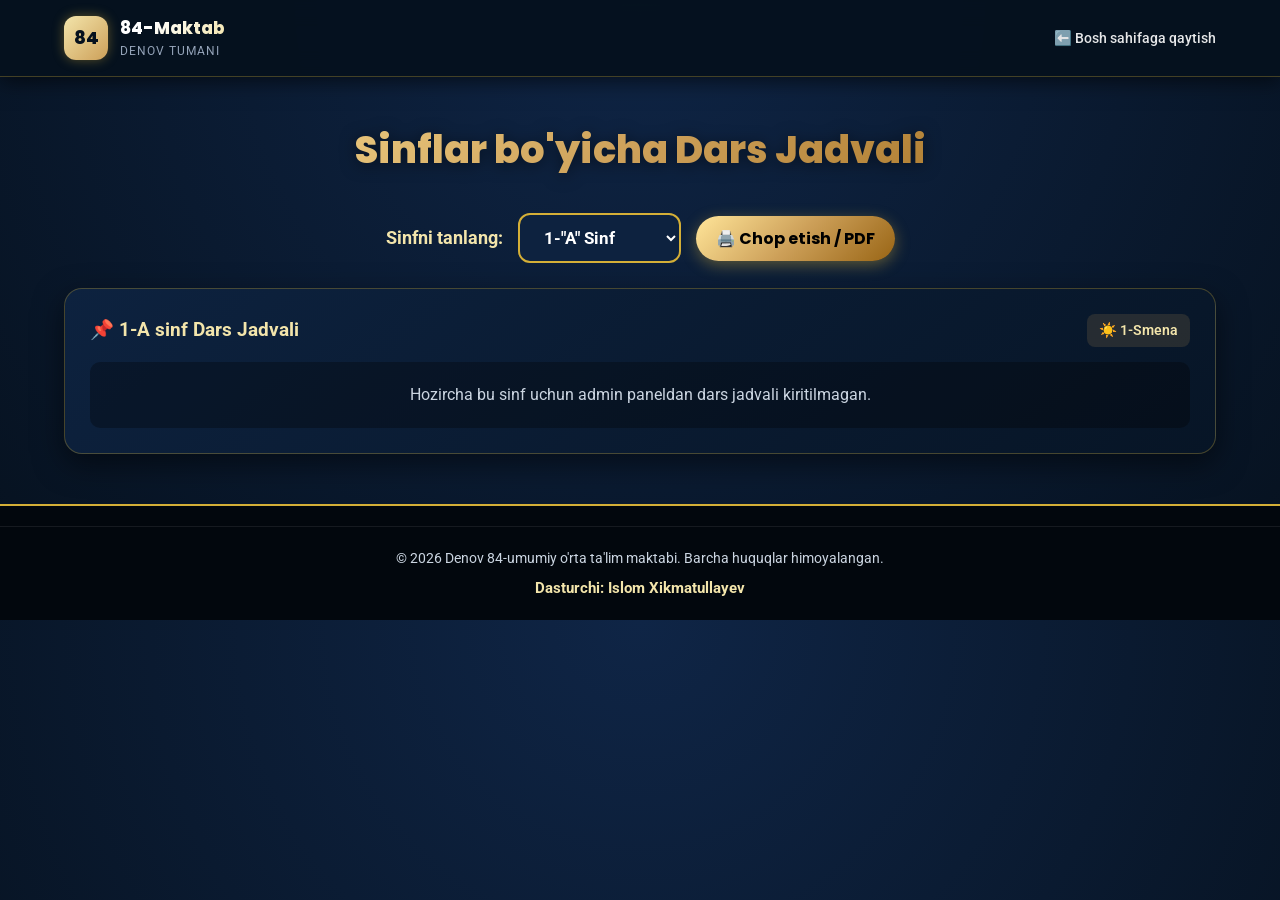
<file: schedule.html>
<!DOCTYPE html>
<html lang="uz">
<head>
  <meta charset="UTF-8">
  <meta name="viewport" content="width=device-width, initial-scale=1.0">
  <title>Sinflar bo'yicha Dars Jadvali — Denov 84-maktab</title>
  <meta name="theme-color" content="#06111e">
  <link rel="preconnect" href="https://fonts.googleapis.com">
  <link rel="preconnect" href="https://fonts.gstatic.com" crossorigin>
  <link href="https://fonts.googleapis.com/css2?family=Poppins:wght@500;600;700;800&family=Roboto:wght@400;500;700&display=swap" rel="stylesheet">
  <link rel="stylesheet" href="style.css">
  <style>
    .class-select-box {
      display: flex;
      justify-content: center;
      align-items: center;
      gap: 15px;
      flex-wrap: wrap;
      margin-bottom: 25px;
    }
    .class-select {
      background: #0d223f;
      color: #fff;
      border: 2px solid var(--color-gold-400, #cda059);
      padding: 12px 20px;
      font-size: 1.05rem;
      border-radius: 12px;
      font-family: inherit;
      font-weight: 700;
      cursor: pointer;
      outline: none;
    }
    .class-select option {
      background: #06111e;
      color: #fff;
    }
    .lesson-row {
      display: flex;
      justify-content: space-between;
      align-items: center;
      padding: 10px 14px;
      margin-bottom: 8px;
      background: rgba(255, 255, 255, 0.04);
      border-radius: 8px;
      border-left: 4px solid var(--color-gold-400, #cda059);
    }
    .lesson-time {
      font-size: 0.85rem;
      color: #38bdf8;
      font-weight: 600;
      background: rgba(56, 189, 248, 0.1);
      padding: 5px 12px;
      border-radius: 6px;
      white-space: nowrap;
    }
  </style>
  <script>
    document.addEventListener('DOMContentLoaded', () => {
      function renderSchedule(selectedClass) {
        const box = document.getElementById('schedContent');
        if (!box) return;

        // Admin paneldan kelgan 1 va 2-smena vaqtlari
        let s1Times = JSON.parse(localStorage.getItem("m84_s1_times") || "null");
        let s2Times = JSON.parse(localStorage.getItem("m84_s2_times") || "null");
        
        if(!s1Times) s1Times = ["08:00 – 08:45", "08:50 – 09:35", "09:40 – 10:25", "10:30 – 11:15", "11:20 – 12:05", "12:10 – 12:55"];
        if(!s2Times) s2Times = ["13:05 – 13:50", "13:55 – 14:40", "14:45 – 15:30", "15:35 – 16:20", "16:25 – 17:10", "17:15 – 18:00"];

        // Qaysi smenadaligini aniqlash (5-11 sinflar 2-smena, qolganlar 1-smena)
        let classNum = parseInt(selectedClass);
        let activeTimes = (classNum >= 5 && classNum <= 11) ? s2Times : s1Times;
        let shiftName = (classNum >= 5 && classNum <= 11) ? "🌙 2-Smena" : "☀️ 1-Smena";

        const savedSchedules = localStorage.getItem('school_schedules_v3');
        let schedules = savedSchedules ? JSON.parse(savedSchedules) : [];

        const classSchedules = schedules.filter(s => s.class_name.toLowerCase() === selectedClass.toLowerCase());

        let html = `<div style="display:flex; justify-content:space-between; align-items:center; margin-bottom:15px; flex-wrap:wrap; gap:10px;">`;
        html += `<h4 style="color: var(--color-gold-300, #f3e5ab); font-weight: 700; font-size: 1.2rem; margin:0;">📌 ${selectedClass} Dars Jadvali</h4>`;
        html += `<span style="background:rgba(205,160,89,0.15); color:var(--color-gold-300, #f3e5ab); padding:5px 12px; border-radius:8px; font-size:0.9rem; font-weight:600;">${shiftName}</span>`;
        html += `</div>`;
        
        if (classSchedules.length === 0) {
          html += `<p style="color: #cbd5e1; background: rgba(0,0,0,0.3); padding: 20px; border-radius: 10px; text-align: center;">Hozircha bu sinf uchun admin paneldan dars jadvali kiritilmagan.</p>`;
        } else {
          html += `<div style="overflow-x: auto;"><table class="sched-table"><thead><tr>`;
          html += `<th style="width: 25%;">Hafta kuni</th><th>Darslar va Vaqtlari</th></tr></thead><tbody>`;

          classSchedules.forEach(item => {
            // Agar darslar vergul yoki yangi qator bilan kiritilgan bo'lsa, ularni to'g'ri bo'lib chiqish
            let lines = item.lessons.split(/[\n,]+/).map(l => l.trim()).filter(l => l !== "");
            let formattedLessons = "";

            lines.forEach((line, idx) => {
              let cleanName = line.replace(/^\d+[\.\)]\s*/, '');
              let timeStr = activeTimes[idx] ? activeTimes[idx] : "—";

              formattedLessons += `
                <div class="lesson-row">
                  <span style="color: #fff;"><strong>${idx + 1}.</strong> ${cleanName}</span>
                  <span class="lesson-time">⏰ ${timeStr}</span>
                </div>`;
            });

            html += `<tr>`;
            html += `<td><strong style="color:var(--color-gold-300, #f3e5ab);">${item.day}</strong></td>`;
            html += `<td>${formattedLessons}</td>`;
            html += `</tr>`;
          });

          html += `</tbody></table></div>`;
        }

        box.innerHTML = html;
      }

      const classPicker = document.getElementById('classPicker');
      if (classPicker) {
        renderSchedule(classPicker.value);
        classPicker.addEventListener('change', (e) => {
          renderSchedule(e.target.value);
        });
      }
    });
  </script>
</head>
<body>

  <!-- Header (Tuzatilgan toza logotip nomi bilan) -->
  <header class="site-header">
    <div class="container header-inner">
      <a href="index.html" class="logo" style="display: flex; align-items: center; gap: 12px; text-decoration: none;">
        <span class="logo-badge" style="background: linear-gradient(135deg, #f3e5ab, #cda059); color: #06111e; width: 44px; height: 44px; border-radius: 12px; display: flex; align-items: center; justify-content: center; font-weight: 800; font-size: 1.1rem; box-shadow: 0 0 12px rgba(212,175,55,0.4);">84</span>
        <div style="display: flex; flex-direction: column;">
          <span style="font-family: var(--font-display); font-weight: 800; background: linear-gradient(135deg, #fff 30%, #f3e5ab 100%); -webkit-background-clip: text; -webkit-text-fill-color: transparent; font-size: 1.05rem;">84-Maktab</span>
          <span style="font-size: 0.72rem; color: #94a3b8; letter-spacing: 1px;">DENOV TUMANI</span>
        </div>
      </a>
      <nav class="main-nav" aria-label="Asosiy navigatsiya">
        <ul>
          <li><a href="index.html">⬅️ Bosh sahifaga qaytish</a></li>
        </ul>
      </nav>
    </div>
  </header>

  <main style="padding: 50px 0;">
    <div class="container">
      <h2 class="section-heading">Sinflar bo'yicha Dars Jadvali</h2>
      
      <!-- Tanlash Menyusi -->
      <div class="class-select-box">
        <label for="classPicker" style="font-weight: 700; color: var(--color-gold-300, #f3e5ab); font-size: 1.1rem;">Sinfni tanlang:</label>
        <select id="classPicker" class="class-select">
          <optgroup label="1-Sinf">
            <option value="1-A sinf">1-"A" Sinf</option>
            <option value="1-B sinf">1-"B" Sinf</option>
            <option value="1-V sinf">1-"V" Sinf</option>
          </optgroup>
          <optgroup label="2-Sinf">
            <option value="2-A sinf">2-"A" Sinf</option>
            <option value="2-B sinf">2-"B" Sinf</option>
            <option value="2-V sinf">2-"V" Sinf</option>
          </optgroup>
          <optgroup label="3-Sinf">
            <option value="3-A sinf">3-"A" Sinf</option>
            <option value="3-B sinf">3-"B" Sinf</option>
            <option value="3-V sinf">3-"V" Sinf</option>
          </optgroup>
          <optgroup label="4-Sinf">
            <option value="4-A sinf">4-"A" Sinf</option>
            <option value="4-B sinf">4-"B" Sinf</option>
            <option value="4-V sinf">4-"V" Sinf</option>
          </optgroup>
          <optgroup label="5-Sinf">
            <option value="5-A sinf">5-"A" Sinf</option>
            <option value="5-B sinf">5-"B" Sinf</option>
            <option value="5-V sinf">5-"V" Sinf</option>
          </optgroup>
          <optgroup label="6-Sinf">
            <option value="6-A sinf">6-"A" Sinf</option>
            <option value="6-B sinf">6-"B" Sinf</option>
            <option value="6-V sinf">6-"V" Sinf</option>
          </optgroup>
          <optgroup label="7-Sinf">
            <option value="7-A sinf">7-"A" Sinf</option>
            <option value="7-B sinf">7-"B" Sinf</option>
            <option value="7-V sinf">7-"V" Sinf</option>
          </optgroup>
          <optgroup label="8-Sinf">
            <option value="8-A sinf">8-"A" Sinf</option>
            <option value="8-B sinf">8-"B" Sinf</option>
            <option value="8-V sinf">8-"V" Sinf</option>
          </optgroup>
          <optgroup label="9-Sinf">
            <option value="9-A sinf">9-"A" Sinf</option>
            <option value="9-B sinf">9-"B" Sinf</option>
            <option value="9-V sinf">9-"V" Sinf</option>
          </optgroup>
          <optgroup label="10-Sinf">
            <option value="10-A sinf">10-"A" Sinf</option>
            <option value="10-B sinf">10-"B" Sinf</option>
            <option value="10-V sinf">10-"V" Sinf</option>
          </optgroup>
          <optgroup label="11-Sinf">
            <option value="11-A sinf">11-"A" Sinf</option>
            <option value="11-B sinf">11-"B" Sinf</option>
            <option value="11-V sinf">11-"V" Sinf</option>
          </optgroup>
        </select>

        <button type="button" onclick="window.print()" class="btn btn-primary" style="padding: 10px 20px; font-size: 1rem;">🖨️ Chop etish / PDF</button>
      </div>

      <div id="schedContent" class="schedule-content-box"></div>
    </div>
  </main>

  <footer class="site-footer">
    <div class="footer-bottom" style="text-align: center; padding: 20px; border-top: 1px solid rgba(255,255,255,0.08); margin-top: 20px;">
      <div class="container">
        <p style="color: #cbd5e1; font-size: 0.9rem;">&copy; 2026 Denov 84-umumiy o'rta ta'lim maktabi. Barcha huquqlar himoyalangan.</p>
        <p style="margin-top: 6px; font-size: 0.95rem; color: var(--color-gold-300, #f3e5ab); font-weight: 700;">Dasturchi: Islom Xikmatullayev</p>
      </div>
    </div>
  </footer>

</body>
</html>
</file>
<file: style.css>
/* DENOV 84-MAKTAB — style.css (Gold Luxury Edition) */
:root {
  --color-navy-900: #06111e; 
  --color-navy-800: #0b1c33;
  --color-navy-700: #122847; 
  --color-gold-300: #f3e5ab;
  --color-gold-400: #d4af37; 
  --color-gold-500: #aa7c11;
  --gold-gradient: linear-gradient(135deg, #ffe599 0%, #cda059 50%, #996515 100%);
  --gold-glow: 0 0 20px rgba(212, 175, 55, 0.25);
  --font-display: 'Poppins', sans-serif; 
  --font-body: 'Roboto', sans-serif;
  --shadow-sm: 0 4px 12px rgba(0, 0, 0, 0.3); 
  --shadow-md: 0 10px 30px rgba(0, 0, 0, 0.5);
  --radius-md: 16px; 
  --header-h: 76px;
}

* { box-sizing: border-box; margin: 0; padding: 0; }
html { scroll-behavior: smooth; scroll-padding-top: calc(var(--header-h) + 40px); }

body {
  font-family: var(--font-body);
  background: radial-gradient(circle at top center, #0f2546 0%, #06111e 100%);
  color: #f8fafc;
  line-height: 1.6;
  transition: background 0.3s, color 0.3s;
}

img { max-width: 100%; display: block; }
ul, ol { list-style: none; }
a { text-decoration: none; color: inherit; }
h1, h2, h3 { font-family: var(--font-display); line-height: 1.2; font-weight: 700; }
p { color: #cbd5e1; }
[hidden] { display: none !important; }

.container { width: 100%; max-width: 1200px; margin-inline: auto; padding-inline: 24px; }

/* Tillorang Sarlavhalar */
.section-heading { 
  font-size: clamp(1.8rem, 3.5vw, 2.4rem); 
  text-align: center; 
  margin-bottom: 40px; 
  background: var(--gold-gradient);
  -webkit-background-clip: text;
  -webkit-text-fill-color: transparent;
  font-weight: 800;
  filter: drop-shadow(0 2px 8px rgba(0,0,0,0.5));
}

/* Ticker & Theme Toggle */
.news-ticker { 
  background: #030a12; 
  color: #fff; 
  font-size: 0.85rem; 
  display: flex; 
  align-items: center; 
  padding: 6px 16px; 
  overflow: hidden; 
  border-bottom: 1px solid var(--color-gold-400); 
}
.ticker-title { 
  background: var(--gold-gradient); 
  color: #000; 
  font-weight: 800; 
  padding: 3px 12px; 
  border-radius: 4px; 
  margin-right: 12px; 
  flex-shrink: 0; 
  box-shadow: 0 0 10px rgba(212, 175, 55, 0.4);
}
.ticker-content { display: flex; gap: 40px; white-space: nowrap; animation: marquee 22s linear infinite; }
@keyframes marquee { 0% { transform: translateX(100%); } 100% { transform: translateX(-100%); } }

.theme-toggle-btn { background: rgba(212, 175, 55, 0.15); border: 1px solid var(--color-gold-400); color: var(--color-gold-300); font-size: 1.2rem; padding: 6px 12px; border-radius: 20px; cursor: pointer; margin-left: auto; margin-right: 15px; }

/* Shohona Tugmalar */
.btn { display: inline-flex; align-items: center; justify-content: center; padding: 12px 30px; border: 0; border-radius: 999px; font: 700 .95rem var(--font-display); cursor: pointer; transition: 0.3s; }
.btn-primary { 
  background: var(--gold-gradient); 
  color: #000; 
  box-shadow: 0 4px 15px rgba(212, 175, 55, 0.4);
}
.btn-primary:hover { 
  transform: translateY(-2px);
  box-shadow: 0 6px 20px rgba(212, 175, 55, 0.6);
}
.btn-secondary { background: transparent; border: 2px solid var(--color-gold-400); color: var(--color-gold-300); margin-left: 10px; }
.btn-secondary:hover { background: var(--color-gold-400); color: #000; }

/* Header & Hero */
.site-header { position: sticky; top: 0; z-index: 100; background: rgba(6, 17, 30, 0.95); backdrop-filter: blur(12px); box-shadow: 0 4px 20px rgba(0,0,0,0.6); border-bottom: 1px solid rgba(212, 175, 55, 0.3); }
.header-inner { display: flex; align-items: center; justify-content: space-between; height: var(--header-h); }
.logo { display: flex; align-items: center; gap: 12px; color: #fff; }
.logo-badge { width: 46px; height: 46px; border-radius: 50%; background: var(--gold-gradient); color: #000; font: 800 1.1rem var(--font-display); display: flex; align-items: center; justify-content: center; box-shadow: 0 0 12px rgba(212, 175, 55, 0.5); }
.main-nav ul { display: flex; gap: 18px; }
.main-nav a { color: rgba(255,255,255,0.9); font-weight: 500; font-size: .9rem; transition: 0.2s; }
.main-nav a:hover { color: var(--color-gold-400); text-shadow: 0 0 8px rgba(212, 175, 55, 0.5); }
.nav-toggle { display: none; }
.nav-toggle-label { display: none; cursor: pointer; }

.hero { position: relative; overflow: hidden; min-height: 75vh; display: flex; align-items: center; background: radial-gradient(ellipse at center, rgba(18, 40, 71, 0.8) 0%, rgba(6, 17, 30, 0.95) 100%); }
.hero-number { 
  position: absolute; 
  right: 5%; 
  bottom: -5%; 
  font: 800 clamp(8rem, 25vw, 30rem)/1 var(--font-display); 
  background: linear-gradient(135deg, rgba(255, 229, 153, 0.2) 0%, rgba(212, 175, 55, 0.15) 50%, rgba(153, 101, 21, 0.05) 100%);
  -webkit-background-clip: text;
  -webkit-text-fill-color: transparent;
  pointer-events: none; 
  user-select: none;
  filter: drop-shadow(0 0 35px rgba(212, 175, 55, 0.2));
  z-index: 1;
}
.hero-content { max-width: 620px; }
.hero-content h1 { color: #fff; font-size: clamp(2.2rem, 5vw, 3.4rem); margin-bottom: 20px; }
.hero-content p { color: #e2e8f0; font-size: 1.05rem; margin-bottom: 30px; }

/* About & Modern Card */
.about { padding-block: 70px; background: rgba(11, 28, 51, 0.4); }
.about-inner { display: grid; grid-template-columns: 1.1fr .9fr; gap: 50px; align-items: center; }
.about-quote { margin-top: 20px; padding: 18px; border-left: 4px solid var(--color-gold-400); background: rgba(212, 175, 55, 0.05); border-radius: 0 var(--radius-md) var(--radius-md) 0; }

.modern-about-card { position: relative; width: 100%; max-width: 360px; background: linear-gradient(145deg, #0d223f, #050e1a); border-radius: 20px; padding: 30px 22px; color: #fff; box-shadow: var(--gold-glow); border: 2px solid var(--color-gold-400); margin: 0 auto; }
.card-glow { position: absolute; top: -50px; right: -50px; width: 150px; height: 150px; background: radial-gradient(circle, rgba(212, 175, 55, 0.35) 0%, transparent 70%); }
.about-card-badge { display: inline-block; background: var(--gold-gradient); color: #000; font-weight: 700; padding: 4px 14px; border-radius: 15px; font-size: 0.8rem; margin-bottom: 12px; }
.about-mini-stats { display: grid; grid-template-columns: repeat(3, 1fr); gap: 8px; background: rgba(0, 0, 0, 0.3); padding: 12px; border-radius: 10px; text-align: center; margin-top: 15px; border: 1px solid rgba(212, 175, 55, 0.2); }
.m-stat strong { display: block; font-size: 1.1rem; color: var(--color-gold-300); }
.m-stat span { font-size: 0.7rem; opacity: 0.8; }

/* Maktab Xonalari Fotogalereyasi Dizayni */
.gallery-section {
  padding-block: 70px;
  background: rgba(3, 10, 18, 0.4);
}

.rooms-gallery-grid {
  display: grid;
  grid-template-columns: repeat(auto-fit, minmax(300px, 1fr));
  gap: 22px;
}

.room-card {
  background: linear-gradient(135deg, #0d223f, #061324);
  border-radius: 18px;
  overflow: hidden;
  border: 1px solid rgba(212, 175, 55, 0.3);
  box-shadow: 0 4px 15px rgba(0,0,0,0.4);
  cursor: pointer;
  transition: all 0.3s ease;
}

.room-card:hover {
  transform: translateY(-5px);
  border-color: var(--color-gold-400);
  box-shadow: var(--gold-glow);
}

.room-img-wrap {
  position: relative;
  height: 200px;
  overflow: hidden;
}

.room-img-wrap img {
  width: 100%;
  height: 100%;
  object-fit: cover;
  transition: transform 0.5s ease;
}

.room-card:hover .room-img-wrap img {
  transform: scale(1.08);
}

.room-badge {
  position: absolute;
  top: 12px;
  left: 12px;
  background: var(--gold-gradient);
  color: #000;
  font-size: 0.78rem;
  font-weight: 800;
  padding: 4px 12px;
  border-radius: 20px;
  box-shadow: 0 2px 8px rgba(0,0,0,0.5);
}

.room-overlay {
  position: absolute;
  inset: 0;
  background: rgba(6, 17, 30, 0.6);
  backdrop-filter: blur(2px);
  display: flex;
  align-items: center;
  justify-content: center;
  opacity: 0;
  transition: opacity 0.3s ease;
}

.room-overlay span {
  background: var(--color-gold-400);
  color: #000;
  padding: 8px 18px;
  border-radius: 30px;
  font-weight: 800;
  font-size: 0.88rem;
  box-shadow: 0 4px 12px rgba(0,0,0,0.4);
}

.room-card:hover .room-overlay {
  opacity: 1;
}

.room-info {
  padding: 20px;
}

.room-info h3 {
  color: #fff;
  font-size: 1.1rem;
  margin-bottom: 6px;
}

.room-info p {
  font-size: 0.85rem;
  color: #cbd5e1;
}

/* Modal Lightbox Galereyasi */
.room-modal {
  position: fixed;
  inset: 0;
  background: rgba(0, 0, 0, 0.85);
  backdrop-filter: blur(10px);
  z-index: 500;
  display: flex;
  align-items: center;
  justify-content: center;
  padding: 20px;
}

.room-modal-content {
  background: linear-gradient(135deg, #0f2747, #06111e);
  border: 2px solid var(--color-gold-400);
  box-shadow: var(--gold-glow);
  width: 100%;
  max-width: 800px;
  border-radius: 20px;
  padding: 25px;
  position: relative;
}

.room-modal-close {
  position: absolute;
  top: 12px;
  right: 18px;
  font-size: 2rem;
  background: none;
  border: none;
  color: var(--color-gold-300);
  cursor: pointer;
}

.room-modal-title {
  color: var(--color-gold-300);
  font-size: 1.3rem;
  margin-bottom: 20px;
  text-align: center;
}

.gallery-viewer {
  position: relative;
  width: 100%;
  height: 380px;
  background: #000;
  border-radius: 12px;
  overflow: hidden;
  display: flex;
  align-items: center;
  justify-content: center;
  border: 1px solid rgba(212, 175, 55, 0.3);
}

.active-slide-img {
  max-width: 100%;
  max-height: 100%;
  object-fit: contain;
}

.nav-img-btn {
  position: absolute;
  top: 50%;
  transform: translateY(-50%);
  background: rgba(212, 175, 55, 0.3);
  border: 1px solid var(--color-gold-400);
  color: #fff;
  font-size: 1.4rem;
  width: 44px;
  height: 44px;
  border-radius: 50%;
  cursor: pointer;
  transition: 0.2s;
}

.nav-img-btn:hover {
  background: var(--color-gold-400);
  color: #000;
}

.left-btn { left: 12px; }
.right-btn { right: 12px; }

.thumb-list {
  display: flex;
  gap: 10px;
  justify-content: center;
  margin-top: 15px;
  overflow-x: auto;
  padding-bottom: 5px;
}

.thumb-img {
  width: 70px;
  height: 50px;
  object-fit: cover;
  border-radius: 8px;
  cursor: pointer;
  opacity: 0.5;
  border: 2px solid transparent;
  transition: 0.2s;
}

.thumb-img.active-thumb, .thumb-img:hover {
  opacity: 1;
  border-color: var(--color-gold-400);
}

/* Countdown */
.countdown-section { padding: 50px 0; background: rgba(6, 17, 30, 0.8); }
.countdown-card { background: linear-gradient(135deg, #0d223f, #071526); border-radius: 20px; padding: 30px; max-width: 650px; margin: 0 auto; text-align: center; border: 2px solid var(--color-gold-400); box-shadow: var(--gold-glow); }
.countdown-grid { display: grid; grid-template-columns: repeat(4, 1fr); gap: 14px; }
.countdown-box { background: rgba(0, 0, 0, 0.4); border-radius: 12px; padding: 16px; border: 1px solid rgba(212, 175, 55, 0.3); }
.cd-num { font-size: 2.2rem; font-weight: 800; color: var(--color-gold-300); text-shadow: 0 0 10px rgba(212, 175, 55, 0.4); display: block; }
.cd-label { color: #94a3b8; font-size: 0.85rem; }

/* Class Schedule Section */
.class-schedule-section { padding: 70px 0; }
.schedule-filter { display: flex; justify-content: center; flex-wrap: wrap; gap: 10px; margin-bottom: 25px; }
.sched-btn { background: rgba(255, 255, 255, 0.05); border: 1px solid rgba(212, 175, 55, 0.3); padding: 10px 20px; border-radius: 8px; font-weight: 600; cursor: pointer; color: #fff; transition: 0.2s; }
.sched-btn.active { background: var(--gold-gradient); color: #000; font-weight: 800; box-shadow: 0 0 15px rgba(212, 175, 55, 0.4); }
.print-btn { background: #0b1c33; border: 1px solid var(--color-gold-400); padding: 10px 20px; border-radius: 8px; font-weight: 700; cursor: pointer; color: var(--color-gold-300); }
.schedule-content-box { background: linear-gradient(145deg, #0d223f, #071526); padding: 25px; border-radius: 18px; box-shadow: var(--shadow-md); border: 1px solid rgba(212, 175, 55, 0.3); }
.sched-table { width: 100%; border-collapse: collapse; text-align: left; }
.sched-table th, .sched-table td { padding: 14px 16px; border-bottom: 1px solid rgba(212, 175, 55, 0.15); color: #fff; }
.sched-table th { background: rgba(0, 0, 0, 0.5); color: var(--color-gold-300); font-size: 0.95rem; }

/* Bells Section */
.bells { padding-block: 70px; background: rgba(3, 10, 18, 0.6); }
.shift-title { font-size: 1.3rem; font-weight: 800; margin-bottom: 18px; color: var(--color-gold-300); text-align: center; text-shadow: 0 0 10px rgba(212, 175, 55, 0.3); }
.bell-grid-container { max-width: 950px; margin: 0 auto; display: grid; grid-template-columns: repeat(3, 1fr); gap: 18px; }
.bell-card-item { background: linear-gradient(135deg, #0e2442, #061324); border-radius: 16px; padding: 20px; border-left: 5px solid var(--color-gold-400); box-shadow: 0 4px 15px rgba(0,0,0,0.4); border: 1px solid rgba(212, 175, 55, 0.25); border-left-width: 5px; }
.b-badge { display: inline-block; background: rgba(212, 175, 55, 0.15); color: var(--color-gold-300); font-size: 0.8rem; font-weight: 700; padding: 4px 12px; border-radius: 12px; margin-bottom: 8px; border: 1px solid rgba(212, 175, 55, 0.3); }
.b-time { font-size: 1.15rem; font-weight: 800; margin-bottom: 4px; color: #fff; }
.b-dur { font-size: 0.85rem; color: #94a3b8; }

/* Honors Section */
.honors-section { padding: 70px 0; background: linear-gradient(180deg, #06111e 0%, #0c1d36 50%, #06111e 100%); color: #fff; border-top: 1px solid rgba(212, 175, 55, 0.3); border-bottom: 1px solid rgba(212, 175, 55, 0.3); }
.honors-grid { display: grid; grid-template-columns: repeat(3, 1fr); gap: 20px; }
.honor-card { background: rgba(0, 0, 0, 0.3); padding: 28px 20px; border-radius: 18px; border: 1px solid rgba(212, 175, 55, 0.3); text-align: center; box-shadow: 0 4px 20px rgba(0,0,0,0.5); }
.honor-badge { display: inline-block; background: var(--gold-gradient); color: #000; font-weight: 800; padding: 5px 14px; border-radius: 15px; font-size: 0.85rem; margin-bottom: 14px; }
.honor-card h3 { color: #fff; margin-bottom: 10px; }

/* Rahbariyat va Toifalar Ma'lumotnomasi */
.leadership-modern-grid { display: flex; flex-direction: column; align-items: center; gap: 20px; margin-bottom: 30px; }
.leader-premium-card { background: linear-gradient(135deg, #102747, #071527); color: #fff; border-radius: 20px; padding: 28px 32px; text-align: center; box-shadow: var(--gold-glow); border: 2px solid var(--color-gold-400); cursor: pointer; transition: 0.3s; width: 100%; max-width: 460px; }
.leader-premium-card:hover { transform: translateY(-4px); box-shadow: 0 12px 30px rgba(212, 175, 55, 0.4); }
.director-glow { max-width: 560px; background: linear-gradient(135deg, #183a6b, #0c203b); border-color: #f3e5ab; }
.l-badge { display: inline-block; background: var(--gold-gradient); color: #000; font-weight: 800; padding: 5px 16px; border-radius: 20px; font-size: 0.85rem; margin-bottom: 10px; box-shadow: 0 0 10px rgba(212, 175, 55, 0.4); }
.l-badge-sub { display: inline-block; background: rgba(212, 175, 55, 0.2); color: var(--color-gold-300); font-weight: 700; padding: 4px 12px; border-radius: 15px; font-size: 0.8rem; margin-bottom: 8px; border: 1px solid rgba(212, 175, 55, 0.3); }
.l-role { font-size: 0.9rem; opacity: 0.9; margin-top: 4px; color: #cbd5e1; }
.deputies-modern-row { display: grid; grid-template-columns: repeat(3, 1fr); gap: 16px; width: 100%; max-width: 1050px; }

.toifa-info-box { background: linear-gradient(145deg, #0d223f, #061324); color: #fff; border-radius: 18px; padding: 25px 30px; margin-top: 20px; border: 2px solid var(--color-gold-400); box-shadow: var(--gold-glow); }
.toifa-info-title { font-size: 1.15rem; font-weight: 800; color: var(--color-gold-300); margin-bottom: 16px; text-shadow: 0 0 8px rgba(212, 175, 55, 0.3); }
.toifa-info-grid { display: grid; grid-template-columns: repeat(4, 1fr); gap: 16px; }
.toifa-item { background: rgba(0, 0, 0, 0.35); padding: 16px; border-radius: 14px; border: 1px solid rgba(212, 175, 55, 0.2); }
.toifa-item p { font-size: 0.83rem; color: #cbd5e1; margin-top: 10px; line-height: 1.45; }
.t-badge { display: inline-block; padding: 4px 12px; border-radius: 20px; font-size: 0.78rem; font-weight: 800; }
.badge-oliy { background: var(--gold-gradient); color: #000; }
.badge-1 { background: #2563eb; color: #fff; }
.badge-2 { background: #059669; color: #fff; }
.badge-mutaxassis { background: #64748b; color: #fff; }

/* Teachers List */
.teachers { padding-block: 70px; }
.sub-section-title { font-size: 1.3rem; text-align: center; margin-bottom: 25px; font-weight: 700; color: #fff; }
.featured-teachers-list { display: grid; grid-template-columns: repeat(3, 1fr); gap: 16px; }
.teacher-card { background: linear-gradient(135deg, #0c203b, #061221); padding: 20px; border-radius: 14px; box-shadow: 0 4px 15px rgba(0,0,0,0.3); cursor: pointer; transition: 0.25s; border: 1px solid rgba(212, 175, 55, 0.2); }
.teacher-card:hover { transform: translateY(-3px); border-color: var(--color-gold-400); box-shadow: 0 6px 20px rgba(212, 175, 55, 0.2); }
.mini-card { border-left: 4px solid var(--color-gold-400); }
.teacher-info h3 { color: #fff; font-size: 1.02rem; margin-bottom: 4px; }
.teacher-role { font-size: 0.85rem; color: #94a3b8; }
.teacher-badge { display: inline-block; background: rgba(212, 175, 55, 0.12); color: var(--color-gold-300); padding: 3px 10px; border-radius: 10px; font-size: 0.75rem; margin-top: 8px; font-weight: 700; border: 1px solid rgba(212, 175, 55, 0.25); }

/* FAQ Section */
.faq-section { padding: 60px 0; background: rgba(3, 10, 18, 0.5); }
.faq-list { max-width: 850px; margin: 0 auto; display: grid; gap: 18px; }
.faq-box { background: linear-gradient(135deg, #0e2442, #061324); border-radius: 16px; padding: 22px 26px; box-shadow: 0 4px 15px rgba(0,0,0,0.4); border: 1px solid rgba(212, 175, 55, 0.25); border-left: 5px solid var(--color-gold-400); }
.faq-box h3 { font-size: 1.1rem; color: var(--color-gold-300); margin-bottom: 8px; }
.faq-box p { font-size: 0.95rem; color: #e2e8f0; }

/* Murojaat Section */
.murojaat-section { padding: 60px 0; }
.murojaat-card { background: linear-gradient(135deg, #0d223f, #061324); padding: 32px; border-radius: 18px; max-width: 620px; margin: 0 auto; box-shadow: var(--gold-glow); border: 2px solid var(--color-gold-400); }
.form-grid { display: grid; grid-template-columns: 1fr 1fr; gap: 14px; margin-bottom: 14px; }
.murojaat-card input, .murojaat-card select, .murojaat-card textarea { width: 100%; padding: 13px; border-radius: 10px; border: 1px solid rgba(212, 175, 55, 0.3); background: rgba(0, 0, 0, 0.4); color: #fff; margin-bottom: 14px; font-family: inherit; }
.murojaat-card input::placeholder, .murojaat-card textarea::placeholder { color: #64748b; }
.murojaat-card select option { background: #06111e; color: #fff; }

/* Modal Oyna */
.teacher-modal { position: fixed; inset: 0; background: rgba(0,0,0,0.8); backdrop-filter: blur(8px); z-index: 400; display: flex; align-items: center; justify-content: center; padding: 20px; }
.t-modal-content { background: linear-gradient(135deg, #0f2747, #071527); border: 2px solid var(--color-gold-400); box-shadow: var(--gold-glow); color: #fff; padding: 28px; border-radius: 18px; max-width: 420px; width: 100%; position: relative; text-align: center; }
.t-modal-close { position: absolute; top: 12px; right: 16px; font-size: 1.8rem; border: none; background: none; color: var(--color-gold-300); cursor: pointer; }

/* Links & Footer & Map */
.links-section { padding: 50px 0; }
.links-grid { display: grid; grid-template-columns: repeat(auto-fit, minmax(220px, 1fr)); gap: 16px; }
.link-card { display: flex; align-items: center; gap: 14px; background: linear-gradient(135deg, #0c203b, #061221); padding: 18px; border-radius: 14px; border: 1px solid rgba(212, 175, 55, 0.25); transition: 0.25s; }
.link-card:hover { border-color: var(--color-gold-400); box-shadow: 0 0 15px rgba(212, 175, 55, 0.3); }
.link-icon { font-size: 2rem; }
.link-info h3 { color: #fff; font-size: 0.98rem; }
.link-info p { font-size: 0.8rem; color: #94a3b8; }

.map-section { padding-block: 50px; }
.map-container iframe { width: 100%; height: 380px; border: 2px solid rgba(212, 175, 55, 0.3); border-radius: 18px; box-shadow: var(--shadow-md); }

.site-footer { background: #02070d; color: rgba(255,255,255,0.7); border-top: 2px solid var(--color-gold-400); }
.footer-inner { display: grid; grid-template-columns: 1.2fr 1fr 1fr; gap: 30px; padding-block: 50px; }
.footer-col h3 { color: var(--color-gold-300); margin-bottom: 16px; font-size: 1.05rem; }
.footer-col ul li a { transition: color 0.2s; }
.footer-col ul li a:hover { color: var(--color-gold-400); }
.contact-list li { margin-bottom: 8px; }
.footer-bottom { border-top: 1px solid rgba(255,255,255,0.08); padding-block: 20px; text-align: center; font-size: 0.88rem; }

@media (max-width: 992px) {
  .toifa-info-grid { grid-template-columns: repeat(2, 1fr); }
}

@media (max-width: 768px) {
  .deputies-modern-row, .featured-teachers-list, .honors-grid, .form-grid, .bell-grid-container { grid-template-columns: 1fr; }
  .about-inner, .footer-inner { grid-template-columns: 1fr; }
  .nav-toggle-label { display: block; }
  .main-nav { position: absolute; top: var(--header-h); left: 0; right: 0; background: #06111e; max-height: 0; overflow: hidden; transition: 0.3s; border-bottom: 2px solid var(--color-gold-400); }
  .nav-toggle:checked ~ .main-nav { max-height: 500px; }
  .main-nav ul { flex-direction: column; padding: 20px; }
  .toifa-info-grid { grid-template-columns: 1fr; }
  
  /* Mobil tugmalar orasidagi masofa */
  .hero-btns {
    display: flex;
    flex-direction: column;
    gap: 12px;
  }
  
  /* 84 Raqamining mobil ko'rinishi */
  .hero-number {
    right: 50%;
    transform: translateX(50%);
    bottom: 2%;
    font-size: clamp(8rem, 35vw, 16rem);
    opacity: 0.15;
    z-index: 1;
  }
  .hero-content {
    position: relative;
    z-index: 2;
  }

  /* Taymer (Countdown) mobil sig'imi */
  .countdown-card {
    padding: 20px 14px;
  }
  .countdown-grid {
    grid-template-columns: repeat(4, 1fr);
    gap: 8px;
  }
  .countdown-box {
    padding: 10px 4px;
  }
  .cd-num {
    font-size: 1.4rem;
  }
  .cd-label {
    font-size: 0.7rem;
  }
  .btn-secondary {
    margin-left: 0;
  }
}

@media (max-width: 480px) {
  .countdown-grid {
    grid-template-columns: repeat(2, 1fr);
    gap: 10px;
  }
}
.hidden-teacher.hidden {
    display: none !important;
}
</file>
<file: features.css>
/* features.css — 84-maktab: qo'shimcha funksiyalar (style.css dan KEYIN ulang) */

/* 1. Preloader */
.pre{position:fixed;inset:0;z-index:9999;display:flex;flex-direction:column;align-items:center;justify-content:center;gap:22px;background:#0b1f3a;transition:opacity .5s,visibility .5s}
.pre.hide{opacity:0;visibility:hidden}
.pre-badge{width:86px;height:86px;border-radius:50%;background:var(--color-gold-400);color:var(--color-navy-900);display:grid;place-items:center;font:800 2rem var(--font-display);animation:pre-pulse 1.2s ease-in-out infinite}
.pre-bar{width:160px;height:4px;border-radius:4px;background:rgba(255,255,255,.15);overflow:hidden}
.pre-bar i{display:block;height:100%;width:40%;background:var(--color-gold-400);border-radius:4px;animation:pre-slide 1s ease-in-out infinite}
@keyframes pre-pulse{50%{transform:scale(1.1);box-shadow:0 0 0 18px rgba(205,160,89,.15)}}
@keyframes pre-slide{0%{transform:translateX(-100%)}100%{transform:translateX(400%)}}

/* 2. Scroll reveal */
.rv{opacity:0;transform:translateY(28px);transition:opacity .7s ease var(--d,0s),transform .7s cubic-bezier(.2,.7,.2,1) var(--d,0s)}
.rv.in{opacity:1;transform:none}

/* 3. Hero: zarrachalar + yozuv effekti */
.hero-canvas{position:absolute;inset:0;width:100%;height:100%;z-index:1}
.typed{min-height:1.8em;margin-bottom:18px;font:600 clamp(1.05rem,2.2vw,1.35rem) var(--font-display);color:var(--color-gold-400)}
.typed i{display:inline-block;width:2px;height:1.1em;margin-left:3px;vertical-align:-.15em;background:var(--color-gold-400);animation:blink .8s steps(1) infinite}
@keyframes blink{50%{opacity:0}}

/* 4. Ob-havo + sana (e'lon satrida) */
.wx{flex-shrink:0;margin-left:auto;padding-left:14px;display:flex;gap:12px;align-items:center;background:#071527;position:relative;z-index:2;white-space:nowrap;font-weight:500}
.wx b{color:var(--color-gold-400)}
@media(max-width:640px){.wx-d{display:none}}

/* 5. Til tugmalari + qidiruv tugmasi */
.lang{display:flex;gap:2px;margin-left:auto;margin-right:8px;background:rgba(255,255,255,.1);border-radius:20px;padding:3px}
.lang button{border:0;background:none;color:#fff;font:700 .72rem var(--font-display);padding:5px 9px;border-radius:16px;cursor:pointer}
.lang button.on{background:var(--color-gold-400);color:#000}
.lang+.cmd-btn{margin-left:0}
.cmd-btn{margin-left:auto;background:rgba(255,255,255,.1);border:0;color:#fff;font-size:1.05rem;padding:6px 12px;border-radius:20px;cursor:pointer;margin-right:8px;transition:.2s}
.cmd-btn:hover{background:var(--color-gold-400);color:#000}
.cmd-btn+.theme-toggle-btn{margin-left:0}
@media(max-width:480px){.logo-text small{display:none}.lang button{padding:5px 6px}.cmd-btn{padding:6px 9px;margin-right:4px}.theme-toggle-btn{margin-right:8px}}

/* 6. Qidiruv oynasi (Ctrl+K) */
.cmd{position:fixed;inset:0;z-index:700;background:rgba(5,12,24,.6);backdrop-filter:blur(4px);display:flex;justify-content:center;align-items:flex-start;padding:12vh 16px 0}
.cmd-box{width:100%;max-width:560px;background:var(--color-white);border:1px solid var(--color-gray-200);border-radius:18px;box-shadow:var(--shadow-lg);overflow:hidden;animation:pop .2s}
.cmd-box input{width:100%;padding:18px 22px;border:0;border-bottom:1px solid var(--color-gray-200);font:500 1.05rem var(--font-body);background:transparent;color:var(--color-ink-900);outline:none}
.cmd ul{max-height:50vh;overflow:auto;padding:8px}
.cmd li{display:flex;align-items:center;gap:12px;padding:10px 14px;border-radius:10px;cursor:pointer;color:var(--color-ink-900)}
.cmd li b{font-weight:600;font-size:.95rem}
.cmd li small{margin-left:auto;color:var(--color-ink-600);font-size:.78rem;text-align:right}
.cmd li.on{background:var(--color-gold-400);color:#000}
.cmd li.on small{color:#000}
.cmd li.none{justify-content:center;cursor:default}
.cmd-hint{padding:10px 18px;font-size:.75rem;color:var(--color-ink-600);border-top:1px solid var(--color-gray-200)}
@keyframes pop{from{opacity:0;transform:translateY(-10px) scale(.97)}}

/* 7. Galereya lightbox */
.lb{position:fixed;inset:0;z-index:600;background:rgba(5,12,24,.92);display:flex;align-items:center;justify-content:center;gap:12px;padding:20px;backdrop-filter:blur(6px);animation:fade .25s}
.lb figure{max-width:min(1000px,80vw);text-align:center}
.lb img{max-height:78vh;margin:auto;border-radius:12px;box-shadow:0 20px 60px rgba(0,0,0,.6)}
.lb figcaption{color:#fff;margin-top:12px;font-weight:600}
.lb button{border:0;background:rgba(255,255,255,.12);color:#fff;width:46px;height:46px;border-radius:50%;font-size:1.8rem;line-height:1;cursor:pointer;transition:.2s}
.lb button:hover{background:var(--color-gold-400);color:#000}
.lb-x{position:absolute;top:18px;right:18px}
@keyframes fade{from{opacity:0}}
@media(max-width:600px){.lb-p,.lb-n{position:absolute;bottom:20px}.lb-p{left:20px}.lb-n{right:20px}}

/* 8. Tezkor aloqa tugmasi */
.fab{position:fixed;left:18px;bottom:18px;z-index:150;display:flex;flex-direction:column-reverse;gap:10px;align-items:flex-start}
.fab-main{width:54px;height:54px;border:0;border-radius:50%;background:var(--color-gold-400);color:var(--color-navy-900);font:600 1.9rem/1 var(--font-display);cursor:pointer;box-shadow:var(--shadow-lg);transition:transform .3s}
.fab.open .fab-main{transform:rotate(45deg)}
.fab a{padding:10px 16px;border-radius:999px;background:var(--color-navy-900);color:#fff;font:600 .85rem var(--font-display);box-shadow:var(--shadow-md);opacity:0;transform:translateY(14px) scale(.9);pointer-events:none;transition:.25s}
.fab.open a{opacity:1;transform:none;pointer-events:auto}

/* 9. Kalkulyator: xabar + konfetti */
.calc-msg{margin-top:12px;font-weight:600;color:var(--color-ink-900)}
.confetti{position:fixed;inset:0;width:100%;height:100%;pointer-events:none;z-index:800}

/* 10. Qo'ng'iroq jadvali: tab almashganda oraliq buzilmasligi uchun */
.bell-list{gap:0}
.bell-list li+li{margin-top:10px}

@media(prefers-reduced-motion:reduce){.rv{opacity:1;transform:none;transition:none}.pre-badge,.pre-bar i{animation:none}}
</file>
